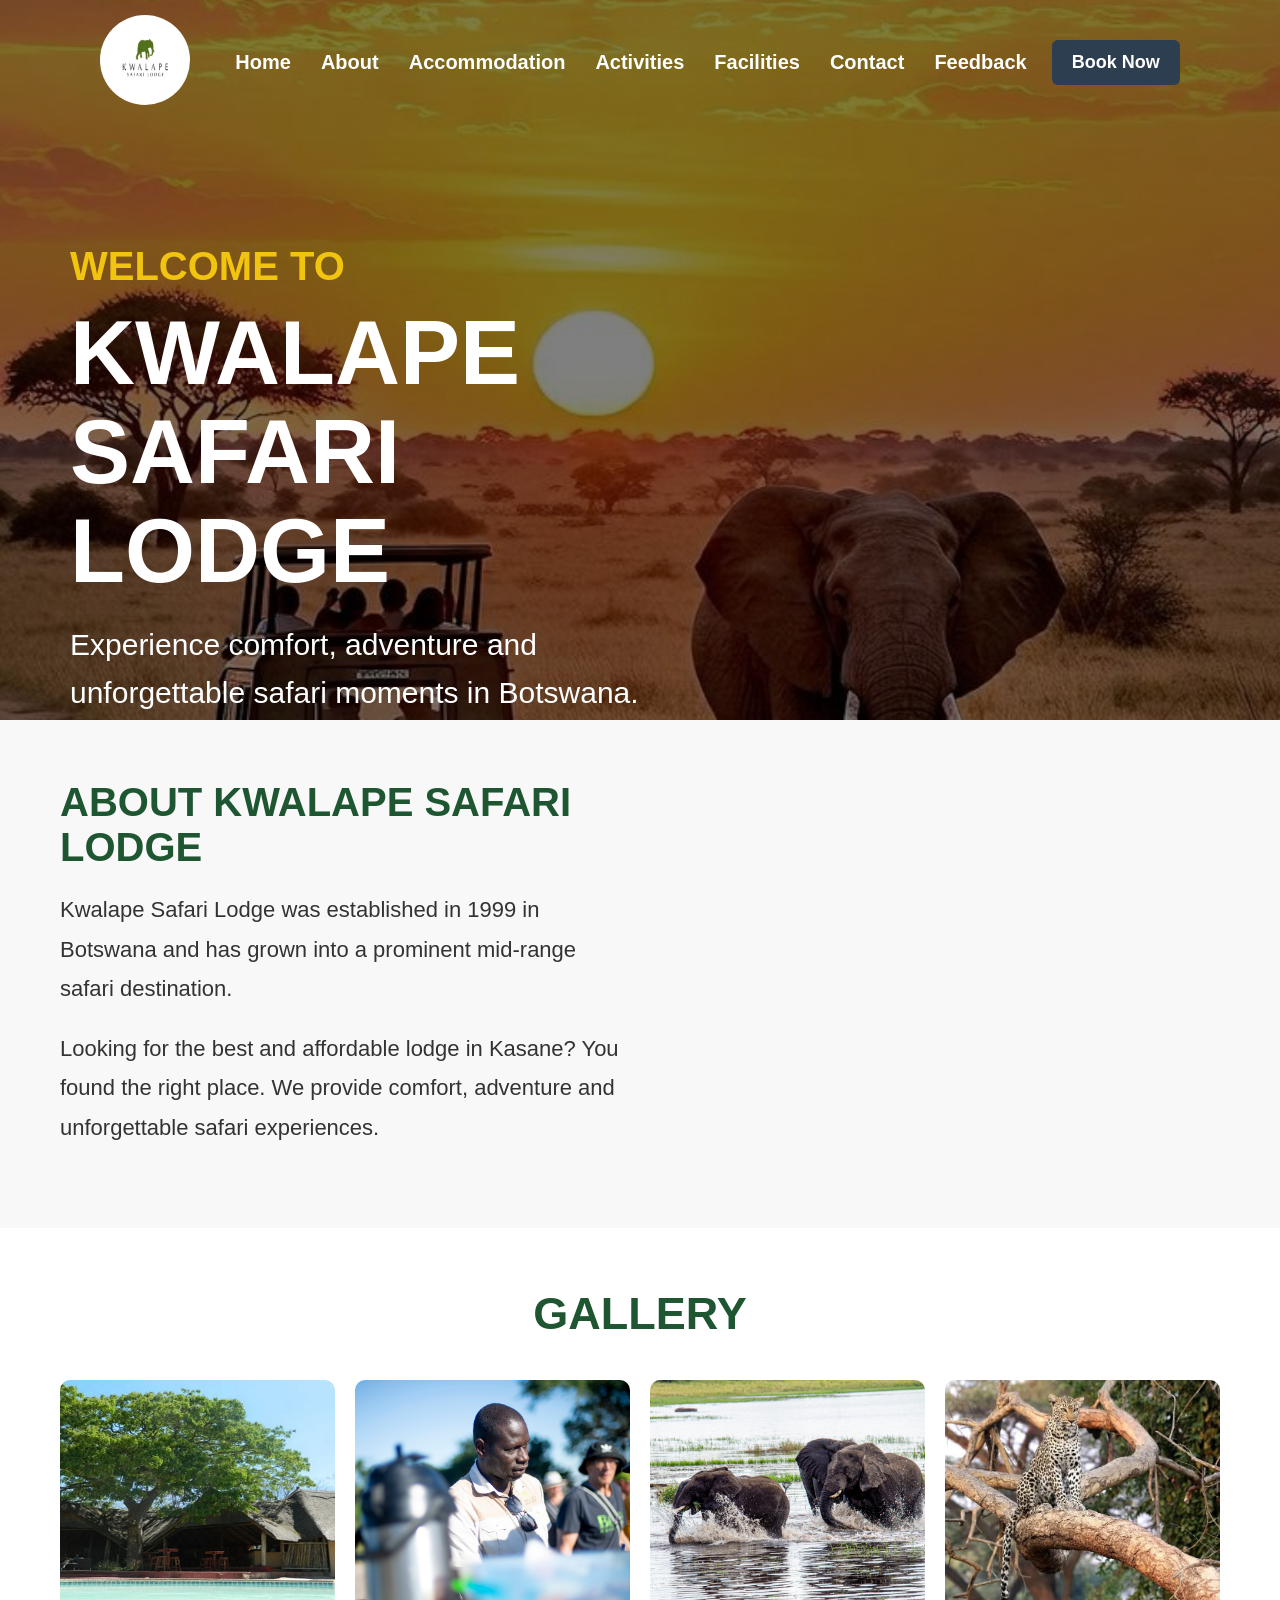
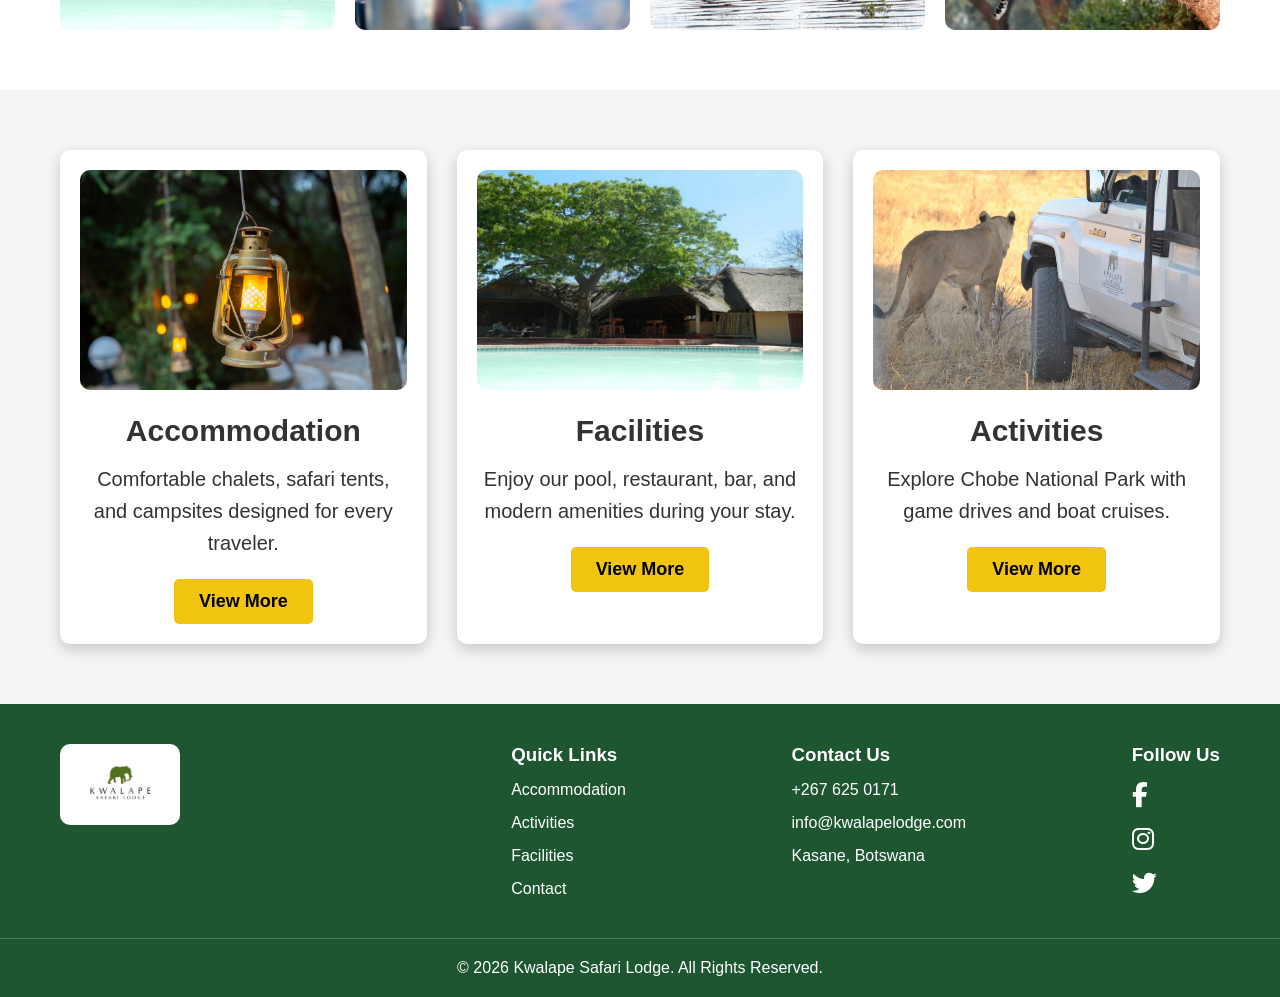
<file: index.html>
<!DOCTYPE html>
<html lang="en">
<head>
    <meta charset="UTF-8">
    <meta name="viewport" content="width=device-width, initial-scale=1.0">

    <title>Kwalape Safari Lodge</title>

    <link rel="stylesheet" href="style.css">

    <link rel="stylesheet"
    href="https://cdnjs.cloudflare.com/ajax/libs/font-awesome/6.5.0/css/all.min.css">
</head>

<body>
    <header class="hero">

        
        <nav>

            <div class="logo">
                <img src="Logo.jpeg" alt="Kwalape Logo">
            </div>

            <ul>

                <li><a href="index.html">Home</a></li>
                <li><a href="about.html">About</a></li>
                <li><a href="accomodation.html">Accommodation</a></li>
                <li><a href="activities.html">Activities</a></li>
                <li><a href="facilities.html">Facilities</a></li>
                <li><a href="contact.html">Contact</a></li>
                <li><a href="feedback.html">Feedback</a></li>

            </ul>

             <button class="book-btn"onclick="document.getElementById('bookingModal').style.display='block'">

        Book Now

        </button>

        </nav>

        

        <div class="hero-text">

            <h2>WELCOME TO</h2>

            <h1>KWALAPE SAFARI LODGE</h1>

            <p>
                Experience comfort, adventure and unforgettable safari moments in Botswana.
            </p>

        </div>

    </header>

    
    <section class="about-section">

        <div class="about-text">

            <h2>ABOUT KWALAPE SAFARI LODGE</h2>

            <p>
                Kwalape Safari Lodge was established in 1999
                in Botswana and has grown into a prominent
                mid-range safari destination.
            </p>

            <p>
                Looking for the best and affordable lodge in Kasane?
                You found the right place. We provide comfort,
                adventure and unforgettable safari experiences.
            </p>

        </div>

        <div class="map">

            <iframe
            src="https://www.google.com/maps/embed?pb=!1m18!1m12!1m3!1d3798.858959996316!2d25.21482457500758!3d-17.798324483160588!2m3!1f0!2f0!3f0!2m3!1i1024!2i768!4f13.1!3m3!1m2!1s0x195a9dd2fc275751%3A0xeadccc0775bd5b03!2sKwalape%20Safari%20Lodge!5e0!3m2!1sen!2sbw!4v1776455881227!5m2!1sen!2sbw"
            width="100%"
            height="300"
            style="border:0;"
            allowfullscreen=""
            loading="lazy">
            </iframe>

        </div>

    </section>


    <book me >
    <div id="bookingModal" class="modal">
  <div class="modal-content">
    <span class="close" onclick="document.getElementById('bookingModal').style.display='none'">&times;</span>
    <h2>Room Booking Form</h2>
    <form action="submit_booking.php" method="post">
      
      <label for="name">Full Name:</label>
      <input type="text" id="name" name="name" required>

      <label for="email">Email Address:</label>
      <input type="email" id="email" name="email" required>

      <label for="checkin">Check-in Date:</label>
      <input type="date" id="checkin" name="checkin" required>

      <label for="checkout">Check-out Date:</label>
      <input type="date" id="checkout" name="checkout" required>

      <label for="room">Room Type:</label>
      <select id="room" name="room" required>
        <option value="standard">Standard Room</option>
        <option value="deluxe">Deluxe Room</option>
        <option value="family">Family Room</option>
      </select>
<button type="submit" class="btn">Confirm Booking</button>
    </form>
  </div>
</div>


  

    <section class="gallery-section">

        <h2>GALLERY</h2>

        <div class="gallery">

            <img src="Pool.jpeg" alt="">
            <img src="Tour-edu.jpg" alt="">
            <img src="Elephant.jpg" alt="">
            <img src="leopard.jpg" alt="">

        </div>

    </section>

    

    <section class="cards-section">

        <div class="card">

            <img src="lamp.jpg" alt="">

            <h3>Accommodation</h3>

            <p>
                Comfortable chalets, safari tents,
                and campsites designed for every traveler.
            </p>
           <a href="accomodation.html">
            <button>View More</button>
            </a>

        </div>

        <div class="card">

            <img src="Pool.jpeg" alt="">

            <h3>Facilities</h3>

            <p>
                Enjoy our pool, restaurant, bar,
                and modern amenities during your stay.
            </p>
           <a href="facilities.html">
            <button>View More</button>
             </a>
        </div>

        <div class="card">

            <img src="car.jpg" alt="">

            <h3>Activities</h3>

            <p>
                Explore Chobe National Park with
                game drives and boat cruises.
            </p>
            <a href=" activities.html">
            <button>View More</button>
             </a>
        </div>

    </section>

   

    <footer>

        <div class="footer-container">

            <div class="footer-logo">
               <a href="index.html">
                <img src="Logo.jpeg" alt="">

            </div>

            <div class="footer-links">

                <h3>Quick Links</h3>

                <a href="accomodation.html">Accommodation</a>
                <a href="activities.html">Activities</a>
                <a href="facilities.html">Facilities</a>
                <a href="contact.html">Contact</a>

            </div>

            <div class="footer-contact">

                <h3>Contact Us</h3>

                <p>+267 625 0171</p>

                <p>info@kwalapelodge.com</p>

                <p>Kasane, Botswana</p>

            </div>

            <div class="footer-social">

                <h3>Follow Us</h3>

                 
  <a href="https://www.facebook.com/kwalapesafarilodge" target="_blank">
    <i class="fab fa-facebook-f"></i>
  </a>
  <a href="https://www.instagram.com/kwalapesafarilodge" target="_blank">
    <i class="fab fa-instagram"></i>
  </a>
  <a href="https://twitter.com/kwalapelodge" target="_blank">
    <i class="fab fa-twitter"></i>
  </a>


            </div>

        </div>

        <div class="footer-bottom">

            <p>
                © 2026 Kwalape Safari Lodge.
                All Rights Reserved.
            </p>

        </div>

    </footer>

</body>
</html>
</file>
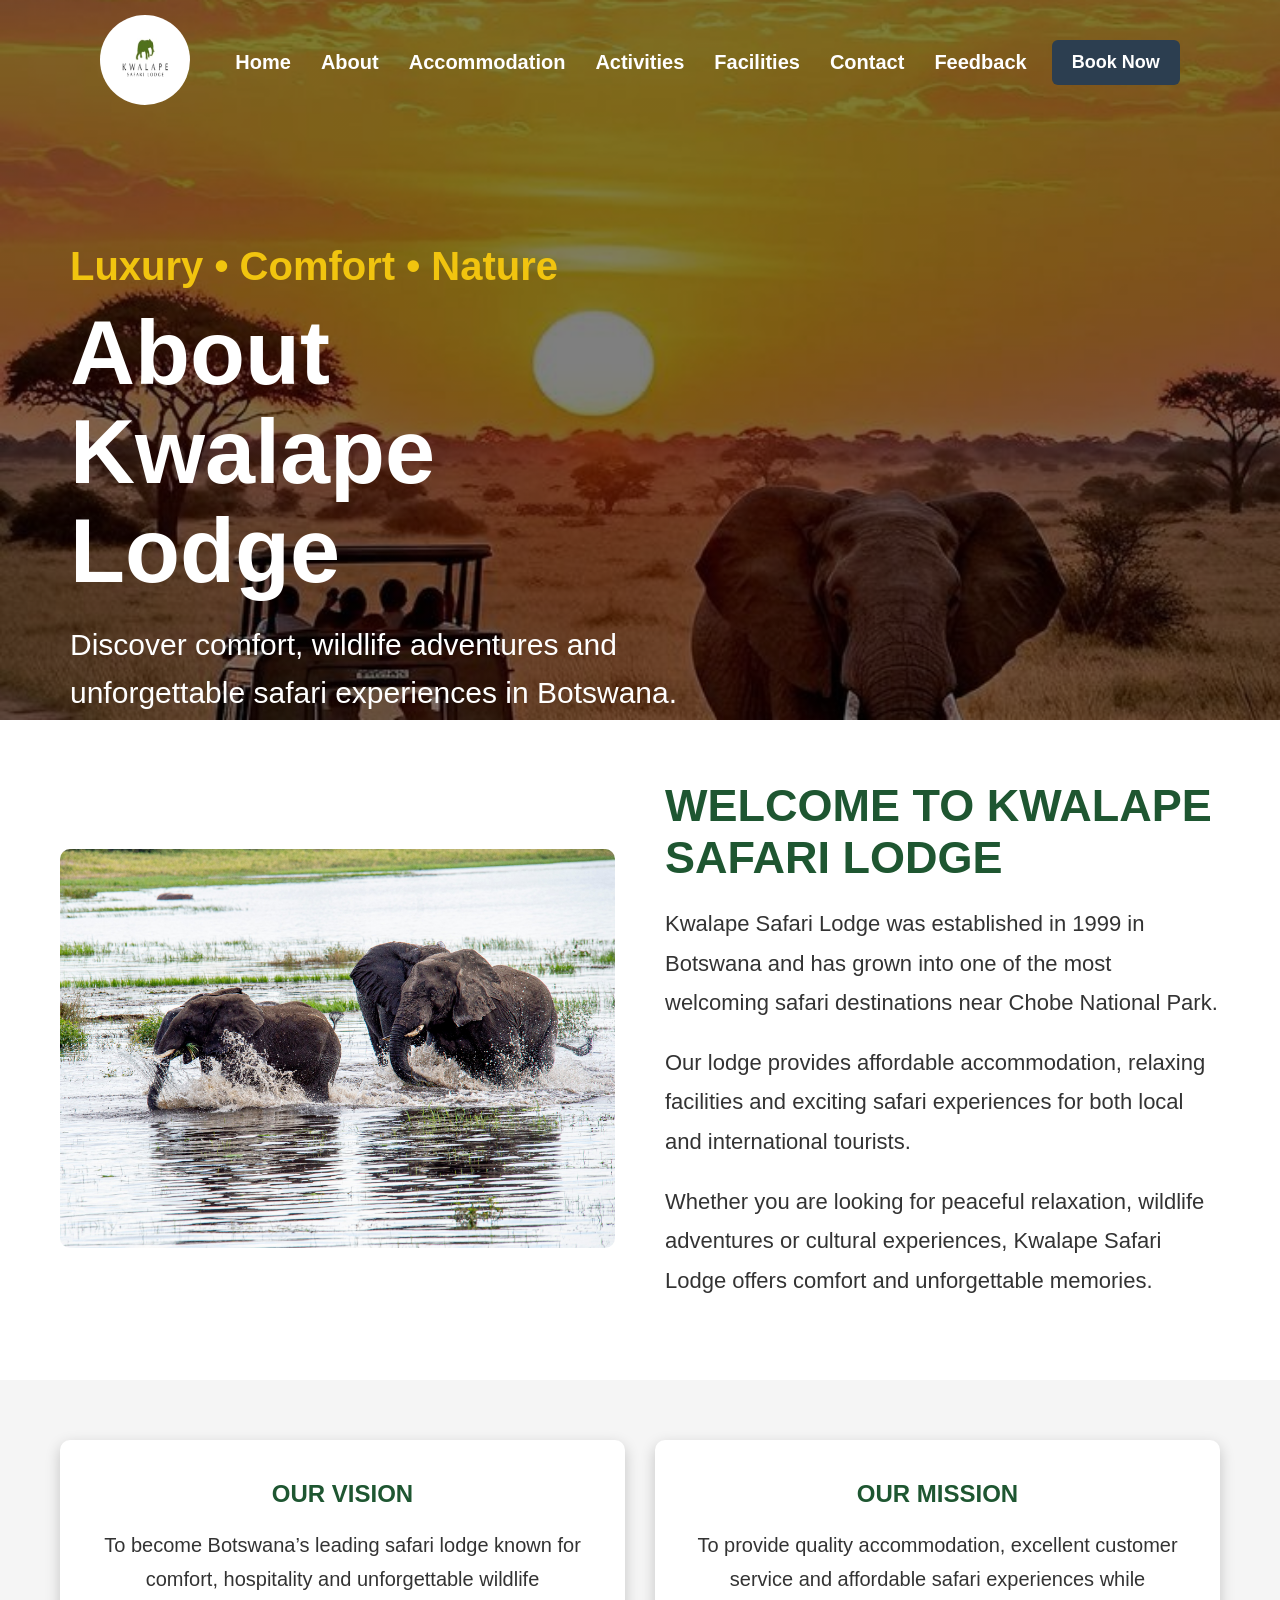
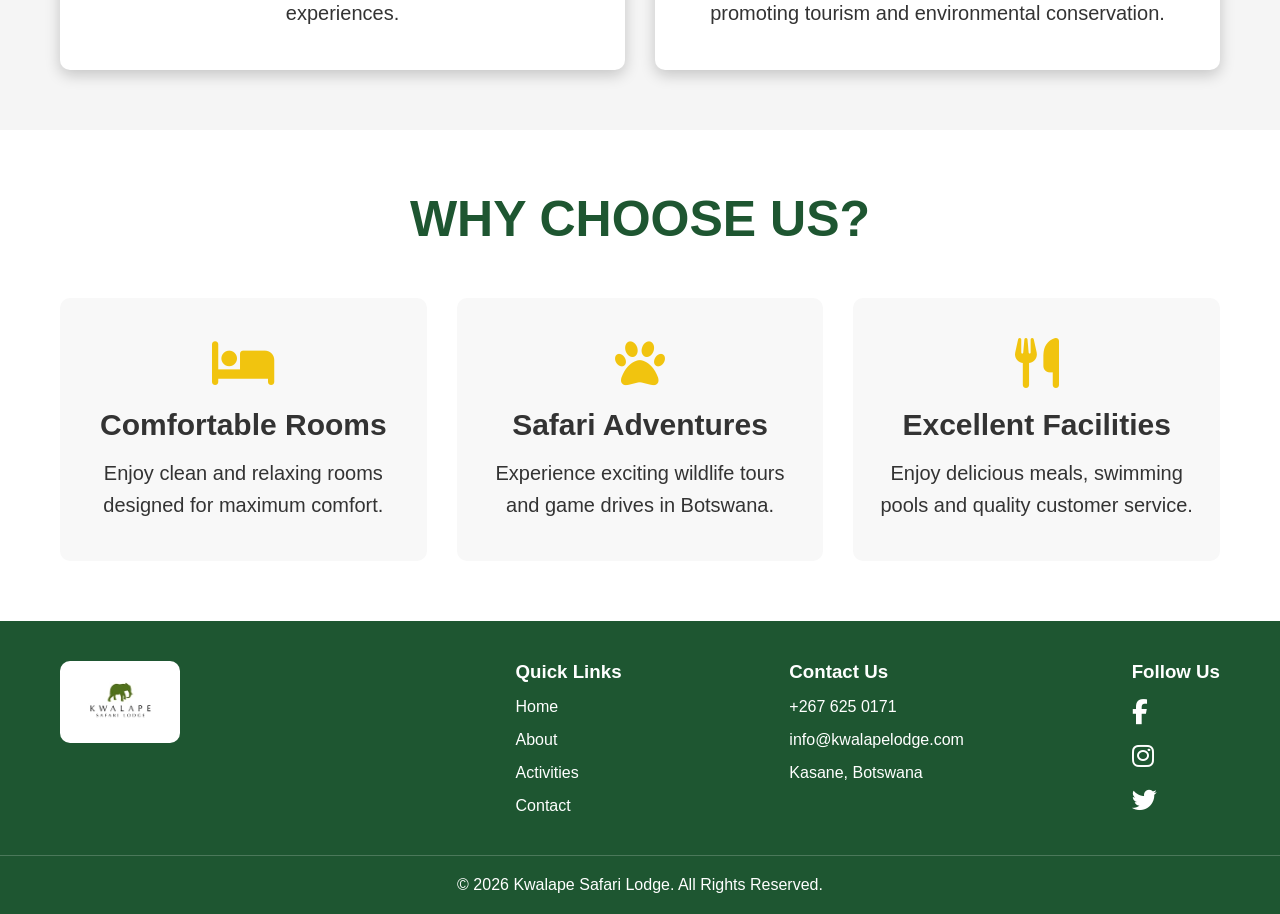
<file: about.html>
<!DOCTYPE html>
<html lang="en">
<head>
    <meta charset="UTF-8">
    <meta name="viewport" content="width=device-width, initial-scale=1.0">

    <title>Kwalape Safari Lodge - about</title>

    <link rel="stylesheet" href="style.css">

    <link rel="stylesheet"
    href="https://cdnjs.cloudflare.com/ajax/libs/font-awesome/6.5.0/css/all.min.css">
</head>


<body>

    

<header class="about-hero">

   

    <nav>

        <div class="logo">

            <a href="index.html">

                <img src="Logo.jpeg"
                alt="Kwalape Safari Lodge Logo">

            </a>

        </div>

        <ul>

            <li><a href="index.html">Home</a></li>

            <li><a href="about.html">About</a></li>

            <li><a href="accomodation.html">Accommodation</a></li>

            <li><a href="activities.html">Activities</a></li>

            <li><a href="facilities.html">Facilities</a></li>

            <li><a href="contact.html">Contact</a></li>

            <li><a href="feedback.html">Feedback</a></li>

        </ul>

        <button class="book-btn"
        onclick="document.getElementById('bookingModal').style.display='block'">

        Book Now

        </button>

    </nav>


    <div class="hero-text">

        <h2>Luxury • Comfort • Nature</h2>

        <h1>About<br>Kwalape Lodge</h1>

        <p>
            Discover comfort, wildlife adventures
            and unforgettable safari experiences
            in Botswana.
        </p>

    </div>

</header>


    <section class="about-main">

        <div class="about-image">

            <img src="Elephant.jpg" alt="Safari Image">

        </div>

        <div class="about-content">

            <h2>WELCOME TO KWALAPE SAFARI LODGE</h2>

            <p>
                Kwalape Safari Lodge was established in 1999
                in Botswana and has grown into one of the
                most welcoming safari destinations near
                Chobe National Park.
            </p>

            <p>
                Our lodge provides affordable accommodation,
                relaxing facilities and exciting safari
                experiences for both local and international
                tourists.
            </p>

            <p>
                Whether you are looking for peaceful
                relaxation, wildlife adventures or cultural
                experiences, Kwalape Safari Lodge offers
                comfort and unforgettable memories.
            </p>

        </div>

    </section>

    

    <section class="vision-mission">

        <div class="box">

            <h2>OUR VISION</h2>

            <p>
                To become Botswana’s leading safari lodge
                known for comfort, hospitality and
                unforgettable wildlife experiences.
            </p>

        </div>

        <div class="box">

            <h2>OUR MISSION</h2>

            <p>
                To provide quality accommodation, excellent
                customer service and affordable safari
                experiences while promoting tourism and
                environmental conservation.
            </p>

        </div>

    </section>

    

    <section class="why-us">

        <h2>WHY CHOOSE US?</h2>

        <div class="reasons">

            <div class="reason-card">

                <i class="fas fa-bed"></i>

                <h3>Comfortable Rooms</h3>

                <p>
                    Enjoy clean and relaxing rooms designed
                    for maximum comfort.
                </p>

            </div>

            <div class="reason-card">

                <i class="fas fa-paw"></i>

                <h3>Safari Adventures</h3>

                <p>
                    Experience exciting wildlife tours and
                    game drives in Botswana.
                </p>

            </div>

            <div class="reason-card">

                <i class="fas fa-utensils"></i>

                <h3>Excellent Facilities</h3>

                <p>
                    Enjoy delicious meals, swimming pools
                    and quality customer service.
                </p>

            </div>

        </div>

    </section>

   
<book me >
    <div id="bookingModal" class="modal">
  <div class="modal-content">
    <span class="close" onclick="document.getElementById('bookingModal').style.display='none'">&times;</span>
    <h2>Room Booking Form</h2>
    <form action="submit_booking.php" method="post">
      
      <label for="name">Full Name:</label>
      <input type="text" id="name" name="name" required>

      <label for="email">Email Address:</label>
      <input type="email" id="email" name="email" required>

      <label for="checkin">Check-in Date:</label>
      <input type="date" id="checkin" name="checkin" required>

      <label for="checkout">Check-out Date:</label>
      <input type="date" id="checkout" name="checkout" required>

      <label for="room">Room Type:</label>
      <select id="room" name="room" required>
        <option value="standard">Standard Room</option>
        <option value="deluxe">Deluxe Room</option>
        <option value="family">Family Room</option>
      </select>
<button type="submit" class="btn">Confirm Booking</button>
    </form>
  </div>
</div>

    <footer>

        <div class="footer-container">

            <div class="footer-logo">
                  <a href="index.html">
                <img src="Logo.jpeg" alt="Logo">

            </div>

            <div class="footer-links">

                <h3>Quick Links</h3>

                <a href="index.html">Home</a>
                <a href="about.html">About</a>
                <a href="activities.html">Activities</a>
                <a href="contact.html">Contact</a>

            </div>

            <div class="footer-contact">

                <h3>Contact Us</h3>

                <p>+267 625 0171</p>

                <p>info@kwalapelodge.com</p>

                <p>Kasane, Botswana</p>

            </div>

            <div class="footer-social">

                <h3>Follow Us</h3>

                <a href="https://www.facebook.com/kwalapesafarilodge" target="_blank">
    <i class="fab fa-facebook-f"></i>
  </a>
  <a href="https://www.instagram.com/kwalapesafarilodge" target="_blank">
    <i class="fab fa-instagram"></i>
  </a>
  <a href="https://twitter.com/kwalapelodge" target="_blank">
    <i class="fab fa-twitter"></i>
  </a>

            </div>

        </div>

        <div class="footer-bottom">

            <p>
                © 2026 Kwalape Safari Lodge.
                All Rights Reserved.
            </p>

        </div>

    </footer>

</body>
</html>
</file>
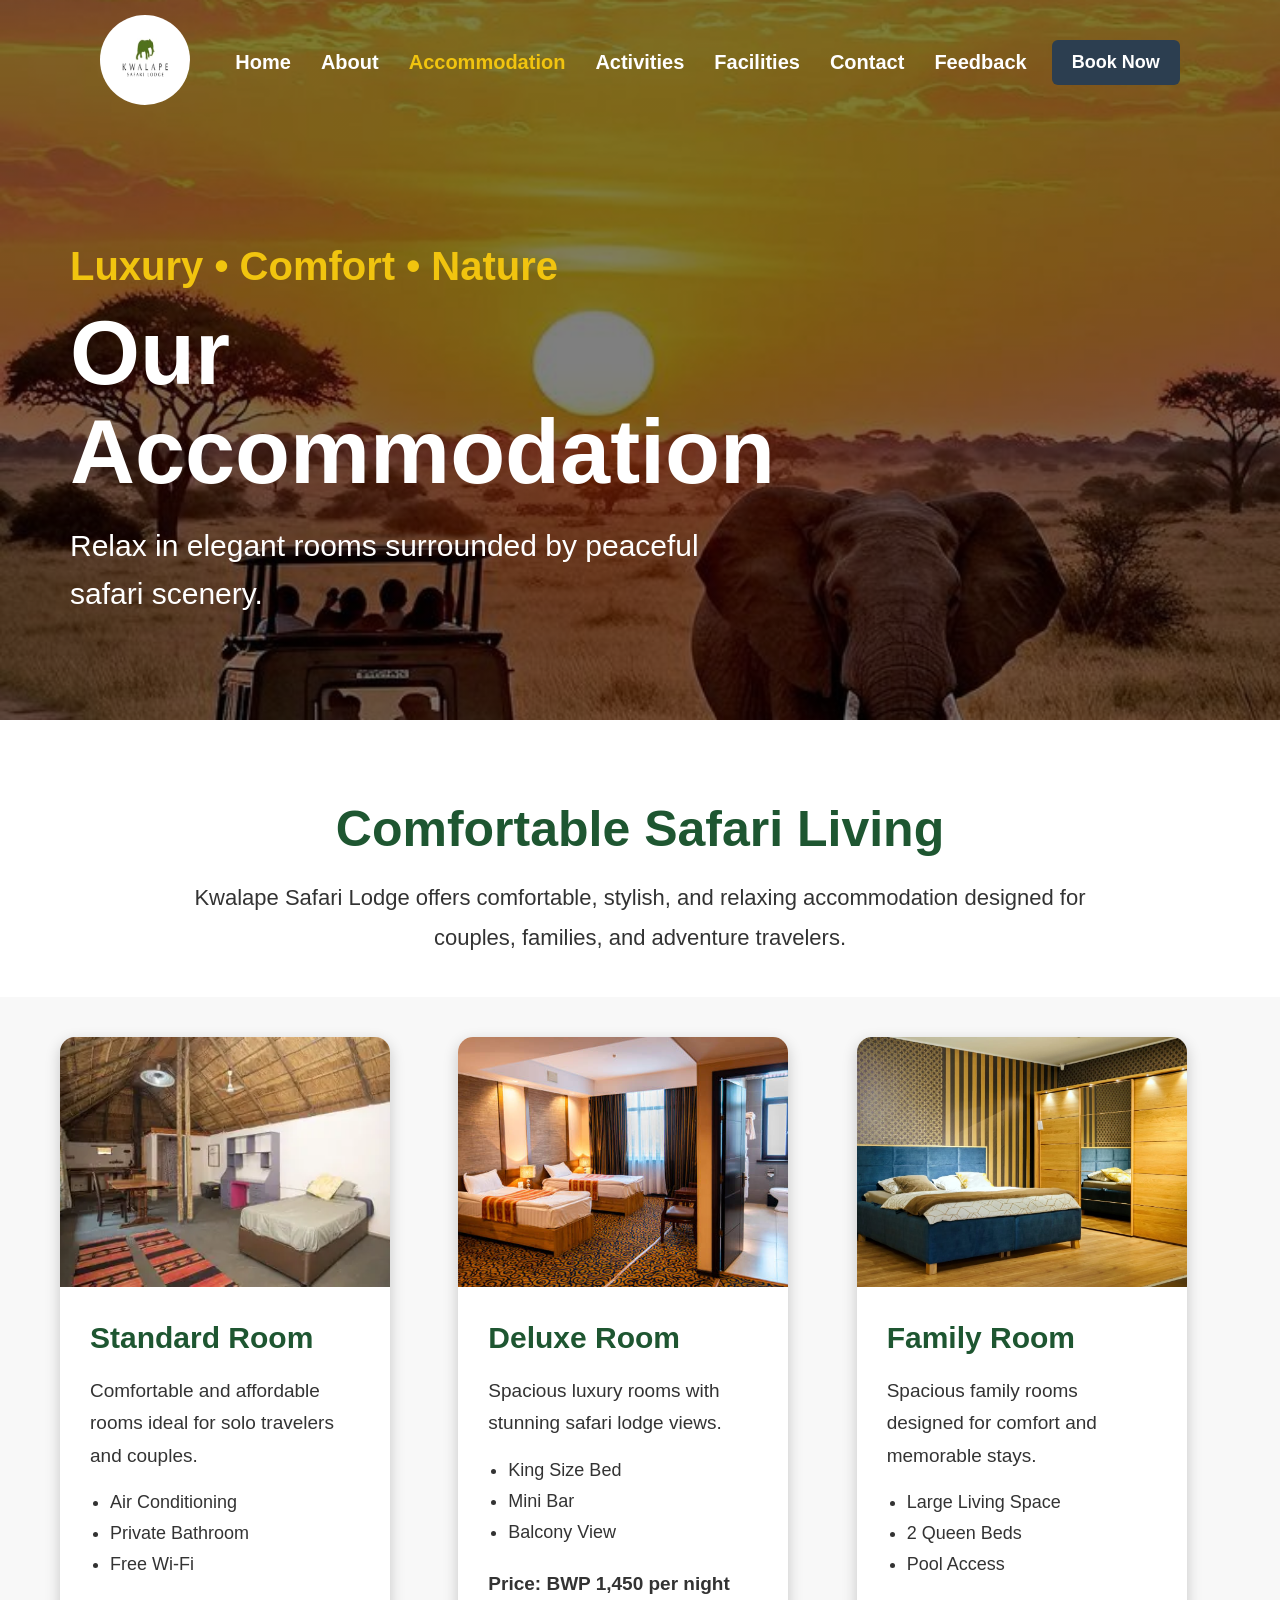
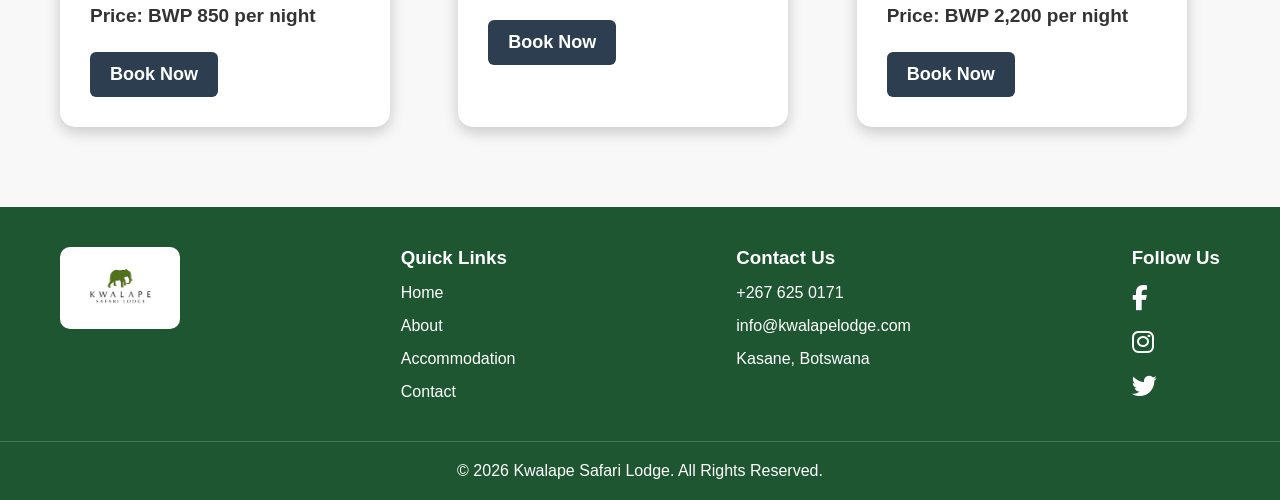
<file: accomodation.html>
<!DOCTYPE html>
<html lang="en">
<head>
    <meta charset="UTF-8">
    <meta name="viewport" content="width=device-width, initial-scale=1.0">
    <title>Kwalape Safari Lodge - Accommodation</title>
    <link rel="stylesheet" href="style.css">
    <link rel="stylesheet" href="https://cdnjs.cloudflare.com/ajax/libs/font-awesome/6.5.0/css/all.min.css">
</head>
<body>

   
    <header class="accommodation-hero">
        <nav>
            <div class="logo">
                <a href="index.html">
                    <img src="Logo.jpeg" alt="Kwalape Safari Lodge Logo">
                </a>
            </div>

            <ul>
                <li><a href="index.html">Home</a></li>
                <li><a href="about.html">About</a></li>
                <li><a href="accomodation.html" class="active">Accommodation</a></li>
                <li><a href="activities.html">Activities</a></li>
                <li><a href="facilities.html">Facilities</a></li>
                <li><a href="contact.html">Contact</a></li>
                <li><a href="feedback.html">Feedback</a></li>
            </ul>

            <button class="book-btn" onclick="document.getElementById('bookingModal').style.display='block'">
                Book Now
            </button>
        </nav>

        <div class="hero-text">
            <h2>Luxury • Comfort • Nature</h2>
            <h1>Our Accommodation</h1>
            <p>Relax in elegant rooms surrounded by peaceful safari scenery.</p>
        </div>
    </header>

   
    <section class="accommodation-intro">
        <h2>Comfortable Safari Living</h2>
        <p>Kwalape Safari Lodge offers comfortable, stylish, and relaxing accommodation designed for couples, families, and adventure travelers.</p>
    </section>

   
    <section class="accommodation-section">

        
        <div class="room-card">
            <img src="standard.webp" alt="Standard Room">
            <div class="room-info">
                <h3>Standard Room</h3>
                <p>Comfortable and affordable rooms ideal for solo travelers and couples.</p>
                <ul>
                    <li>Air Conditioning</li>
                    <li>Private Bathroom</li>
                    <li>Free Wi-Fi</li>
                </ul>
                <p><strong>Price: BWP 850 per night</strong></p>
                <button class="book-btn" onclick="document.getElementById('bookingModal').style.display='block'">Book Now</button>
            </div>
        </div>

       
        <div class="room-card">
            <img src="dulex.jpeg" alt="Deluxe Room">
            <div class="room-info">
                <h3>Deluxe Room</h3>
                <p>Spacious luxury rooms with stunning safari lodge views.</p>
                <ul>
                    <li>King Size Bed</li>
                    <li>Mini Bar</li>
                    <li>Balcony View</li>
                </ul>
                <p><strong>Price: BWP 1,450 per night</strong></p>
                <button class="book-btn" onclick="document.getElementById('bookingModal').style.display='block'">Book Now</button>
            </div>
        </div>

        <!-- Family Room -->
        <div class="room-card">
            <img src="family .jpeg" alt="Family Room">
            <div class="room-info">
                <h3>Family Room</h3>
                <p>Spacious family rooms designed for comfort and memorable stays.</p>
                <ul>
                    <li>Large Living Space</li>
                    <li>2 Queen Beds</li>
                    <li>Pool Access</li>
                </ul>
                <p><strong>Price: BWP 2,200 per night</strong></p>
                <button class="book-btn" onclick="document.getElementById('bookingModal').style.display='block'">Book Now</button>
            </div>
        </div>

    </section>

    
    <div id="bookingModal" class="modal">
        <div class="modal-content">
            <span class="close" onclick="document.getElementById('bookingModal').style.display='none'">&times;</span>
            <h2>Room Booking Form</h2>
            <form>
                <label>Full Name</label>
                <input type="text" placeholder="Enter your name" required>

                <label>Email Address</label>
                <input type="email" placeholder="Enter your email" required>

                <label>Phone Number</label>
                <input type="tel" placeholder="Enter phone number" required>

                <label>Check-In Date</label>
                <input type="date" required>

                <label>Check-Out Date</label>
                <input type="date" required>

                <label>Room Type</label>
                <select required>
                    <option value="">-- Select Room Type --</option>
                    <option value="standard">Standard Room</option>
                    <option value="deluxe">Deluxe Room</option>
                    <option value="family">Family Room</option>
                </select>

                <label>Number of Guests</label>
                <input type="number" min="1" max="10" required>

                <label>Special Requests</label>
                <textarea rows="5" placeholder="Any special requests..."></textarea>

                <button type="submit" class="book-btn">Confirm Booking</button>
            </form>
        </div>
    </div>

    
    <footer>
        <div class="footer-container">
            <div class="footer-logo">
                <a href="index.html">
                    <img src="Logo.jpeg" alt="Kwalape Safari Lodge Logo">
                </a>
            </div>

            <div class="footer-links">
                <h3>Quick Links</h3>
                <a href="index.html">Home</a>
                <a href="about.html">About</a>
                <a href="accomodation.html">Accommodation</a>
                <a href="contact.html">Contact</a>
            </div>

            <div class="footer-contact">
                <h3>Contact Us</h3>
                <p>+267 625 0171</p>
                <p>info@kwalapelodge.com</p>
                <p>Kasane, Botswana</p>
            </div>

            <div class="footer-social">
                <h3>Follow Us</h3>
                
                <a href="https://www.facebook.com/kwalapesafarilodge" target="_blank">
    <i class="fab fa-facebook-f"></i>
  </a>
  <a href="https://www.instagram.com/kwalapesafarilodge" target="_blank">
    <i class="fab fa-instagram"></i>
  </a>
  <a href="https://twitter.com/kwalapelodge" target="_blank">
    <i class="fab fa-twitter"></i>
  </a>
            </div>
        </div>

        <div class="footer-bottom">
            <p>© 2026 Kwalape Safari Lodge. All Rights Reserved.</p>
        </div>
    </footer>

</body>
</html>
</file>
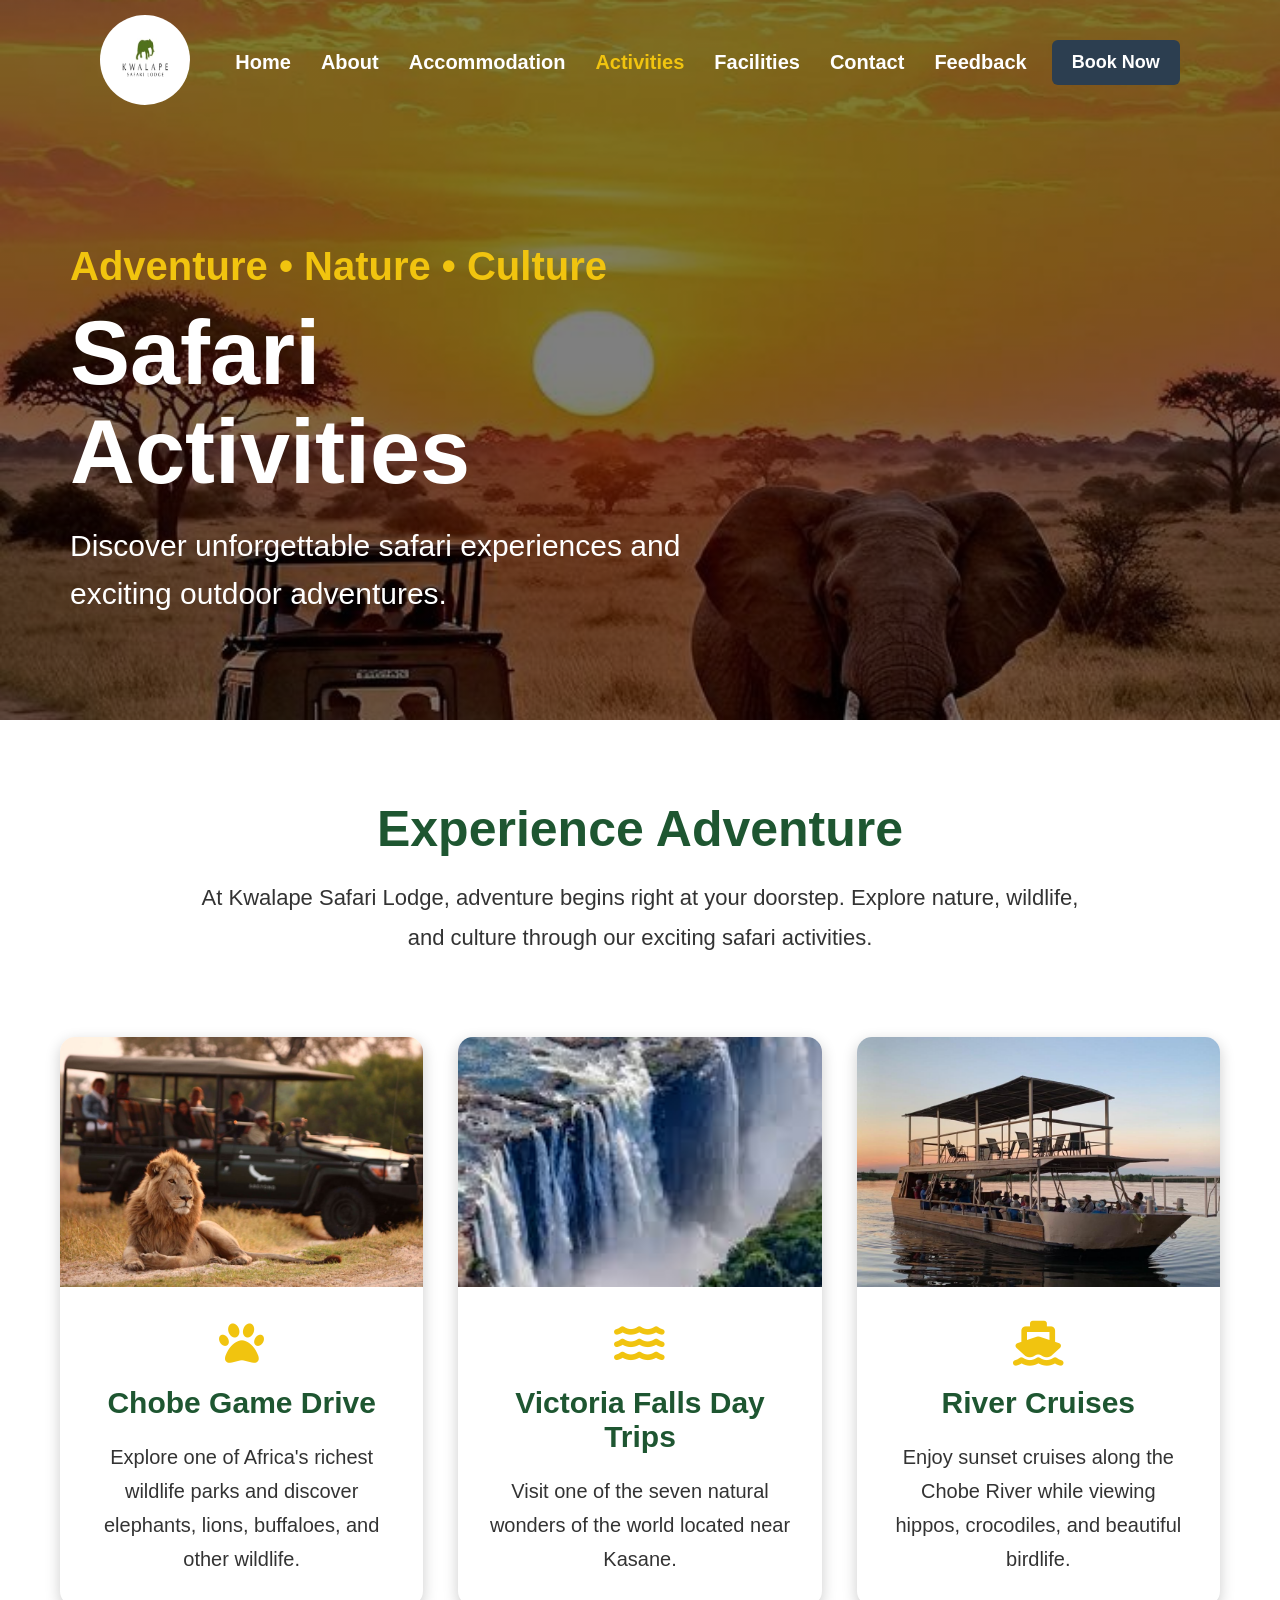
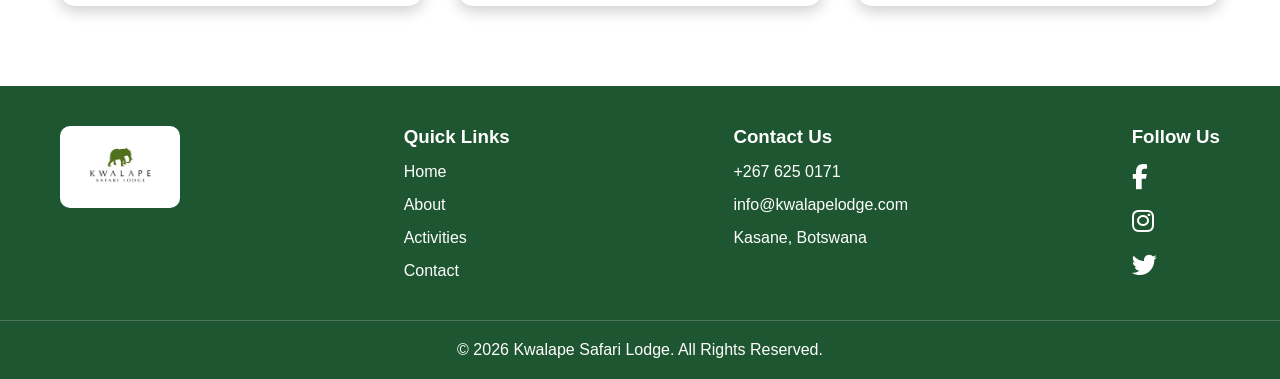
<file: activities.html>
<!DOCTYPE html>
<html lang="en">
<head>
    <meta charset="UTF-8">
    <meta name="viewport" content="width=device-width, initial-scale=1.0">
    <title>Kwalape Safari Lodge - Activities</title>
    <link rel="stylesheet" href="style.css">
    <link rel="stylesheet" href="https://cdnjs.cloudflare.com/ajax/libs/font-awesome/6.5.0/css/all.min.css">
</head>
<body>

    
    <header class="activities-hero">
        <nav>
            <div class="logo">
                <a href="index.html">
                    <img src="Logo.jpeg" alt="Kwalape Safari Lodge Logo">
                </a>
            </div>

            <ul>
                <li><a href="index.html">Home</a></li>
                <li><a href="about.html">About</a></li>
                <li><a href="accomodation.html">Accommodation</a></li>
                <li><a href="activities.html" class="active">Activities</a></li>
                <li><a href="facilities.html">Facilities</a></li>
                <li><a href="contact.html">Contact</a></li>
                <li><a href="feedback.html">Feedback</a></li>
            </ul>

            <button class="book-btn" onclick="document.getElementById('bookingModal').style.display='block'">
                Book Now
            </button>
        </nav>

        <div class="hero-text">
            <h2>Adventure • Nature • Culture</h2>
            <h1>Safari Activities</h1>
            <p>Discover unforgettable safari experiences and exciting outdoor adventures.</p>
        </div>
    </header>

  
    <section class="activities-intro">
        <h2>Experience Adventure</h2>
        <p>At Kwalape Safari Lodge, adventure begins right at your doorstep. Explore nature, wildlife, and culture through our exciting safari activities.</p>
    </section>

    
    <section class="activities-section">

        
        <div class="activity-card">
            <img src="game-drive.jpeg" alt="Game Drive">
            <div class="activity-content">
                <i class="fas fa-paw"></i>
                <h3>Chobe Game Drive</h3>
                <p>Explore one of Africa's richest wildlife parks and discover elephants, lions, buffaloes, and other wildlife.</p>
            </div>
        </div>

        
        <div class="activity-card">
            <img src="victoria-falls.jpeg" alt="Victoria Falls">
            <div class="activity-content">
                <i class="fas fa-water"></i>
                <h3>Victoria Falls Day Trips</h3>
                <p>Visit one of the seven natural wonders of the world located near Kasane.</p>
            </div>
        </div>

        
        <div class="activity-card">
            <img src="boat-cruising.jpeg" alt="River Cruise">
            <div class="activity-content">
                <i class="fas fa-ship"></i>
                <h3>River Cruises</h3>
                <p>Enjoy sunset cruises along the Chobe River while viewing hippos, crocodiles, and beautiful birdlife.</p>
            </div>
        </div>

    </section>

    
    <div id="bookingModal" class="modal">
        <div class="modal-content">
            <span class="close" onclick="document.getElementById('bookingModal').style.display='none'">&times;</span>
            <h2>Book Activity</h2>
            <form>
                <label>Full Name</label>
                <input type="text" placeholder="Enter your name" required>

                <label>Email Address</label>
                <input type="email" placeholder="Enter your email" required>

                <label>Activity Date</label>
                <input type="date" required>

                <button type="submit" class="book-btn">Confirm Booking</button>
            </form>
        </div>
    </div>

    
    <footer>
        <div class="footer-container">
            <div class="footer-logo">
                <a href="index.html">
                    <img src="Logo.jpeg" alt="Kwalape Safari Lodge Logo">
                </a>
            </div>

            <div class="footer-links">
                <h3>Quick Links</h3>
                <a href="index.html">Home</a>
                <a href="about.html">About</a>
                <a href="activities.html">Activities</a>
                <a href="contact.html">Contact</a>
            </div>

            <div class="footer-contact">
                <h3>Contact Us</h3>
                <p>+267 625 0171</p>
                <p>info@kwalapelodge.com</p>
                <p>Kasane, Botswana</p>
            </div>

            <div class="footer-social">
                <h3>Follow Us</h3>
                <a href="https://www.facebook.com/kwalapesafarilodge" target="_blank">
    <i class="fab fa-facebook-f"></i>
  </a>
  <a href="https://www.instagram.com/kwalapesafarilodge" target="_blank">
    <i class="fab fa-instagram"></i>
  </a>
  <a href="https://twitter.com/kwalapelodge" target="_blank">
    <i class="fab fa-twitter"></i>
  </a>
            </div>
        </div>

        <div class="footer-bottom">
            <p>© 2026 Kwalape Safari Lodge. All Rights Reserved.</p>
        </div>
    </footer>

</body>
</html>
</file>
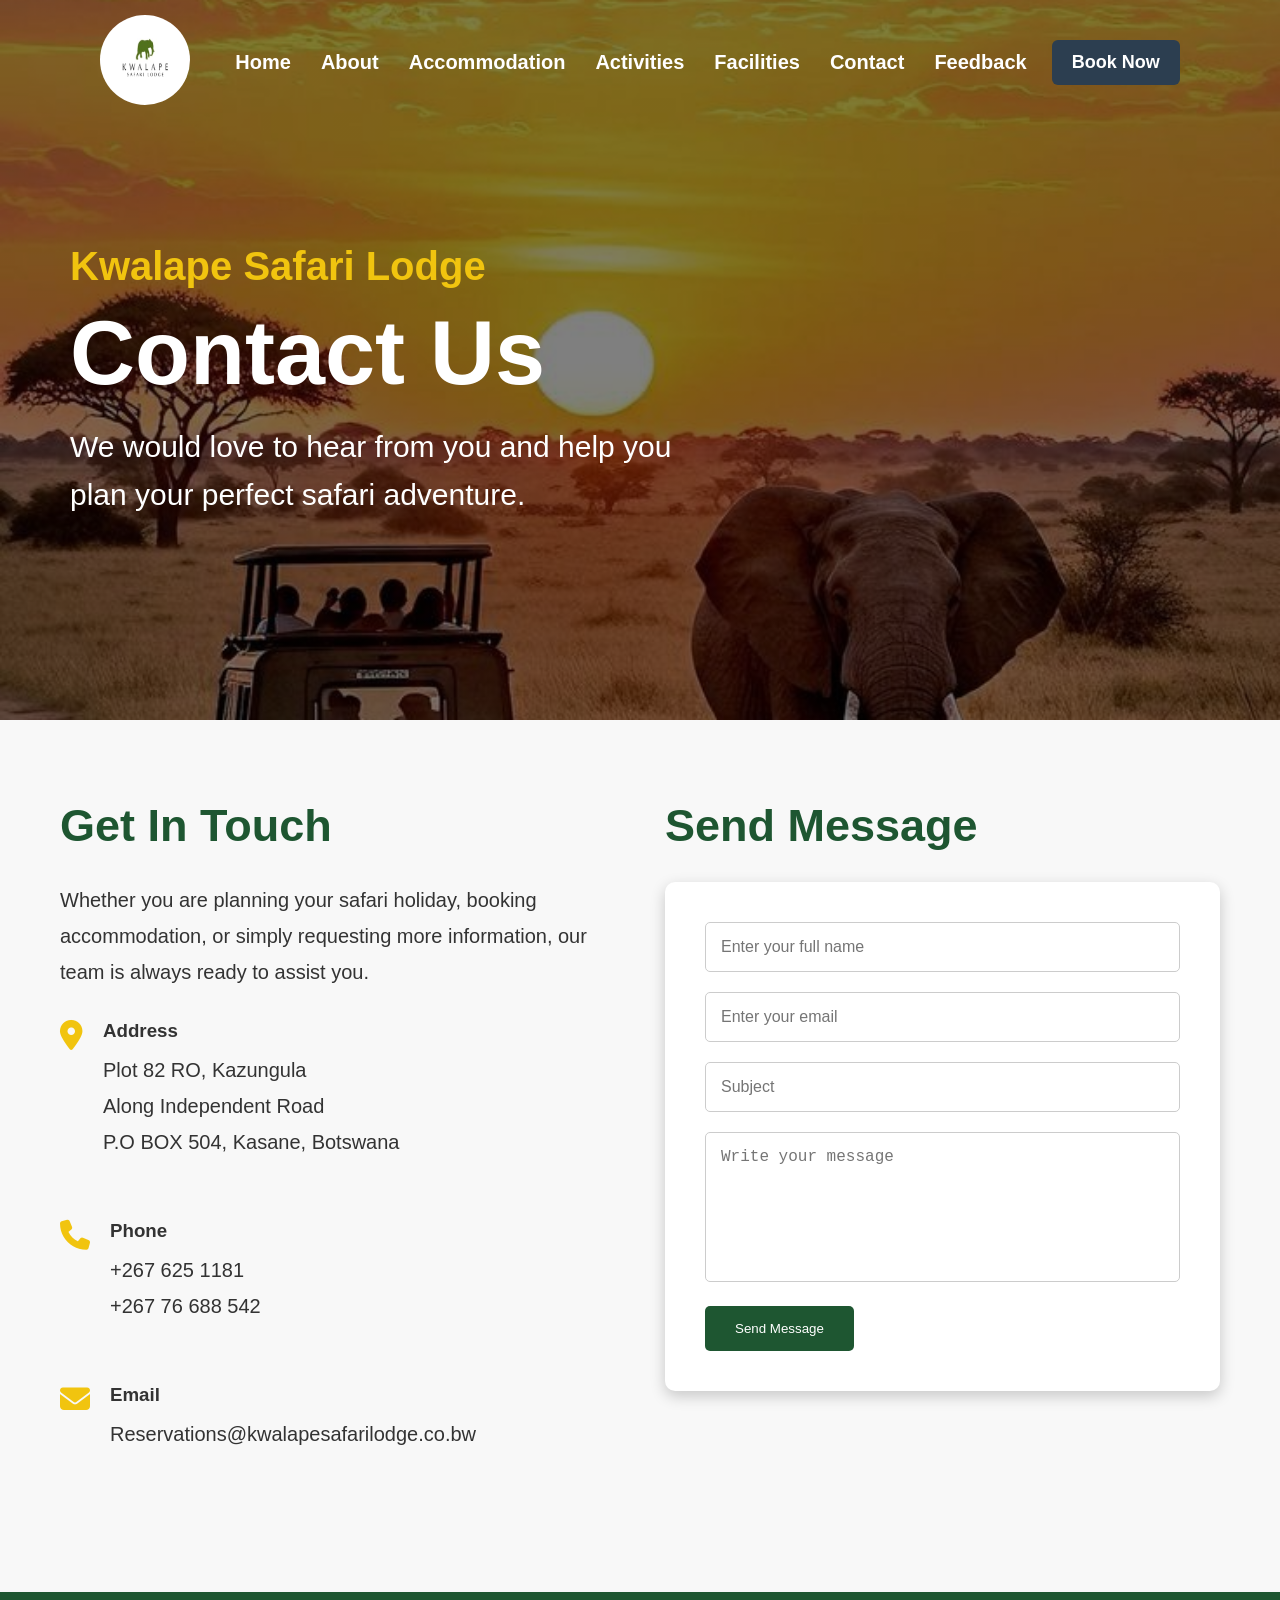
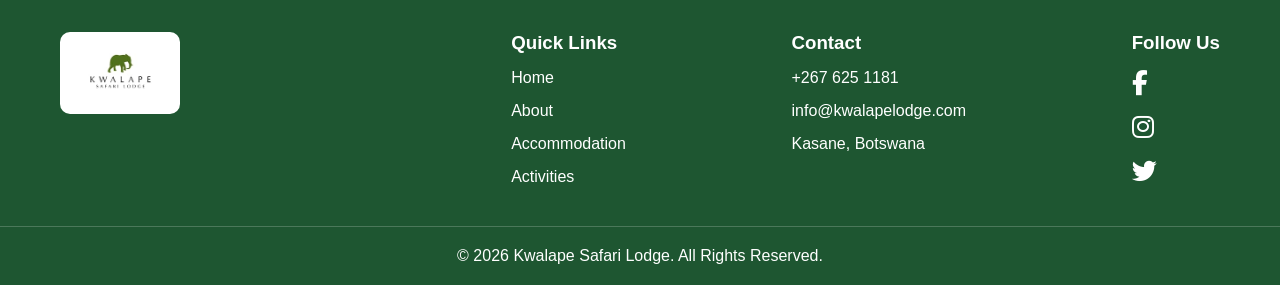
<file: contact.html>
<!DOCTYPE html>
<html lang="en">
<head>
    <meta charset="UTF-8">
    <meta name="viewport" content="width=device-width, initial-scale=1.0">

    <title>Kwalape Safari Lodge - Contact</title>

    <link rel="stylesheet" href="style.css">

    <link rel="stylesheet"
    href="https://cdnjs.cloudflare.com/ajax/libs/font-awesome/6.5.0/css/all.min.css">
</head>

<body>

<!HEADER>

<header class="contact-hero">

    <nav>

        <div class="logo">

            <a href="index.html">
                <img src="Logo.jpeg" alt="Kwalape Safari Lodge Logo">
            </a>

        </div>

        <ul>

            <li><a href="index.html">Home</a></li>

            <li><a href="about.html">About</a></li>

            <li><a href="accomodation.html">Accommodation</a></li>

            <li><a href="activities.html">Activities</a></li>

            <li><a href="facilities.html">Facilities</a></li>

            <li><a href="contact.html">Contact</a></li>

            <li><a href="feedback.html">Feedback</a></li>

        </ul>

        <button class="book-btn"
        onclick="document.getElementById('bookingModal').style.display='block'">

        Book Now

        </button>

    </nav>

    <div class="hero-text">

        <h2>Kwalape Safari Lodge</h2>

        <h1>Contact Us</h1>

        <p>
            We would love to hear from you and help you
            plan your perfect safari adventure.
        </p>

    </div>

</header>



<section class="contact-section">

    <div class="contact-container">

       

        <div class="contact-info">

            <h2>Get In Touch</h2>

            <p>
                Whether you are planning your safari holiday,
                booking accommodation, or simply requesting
                more information, our team is always ready to assist you.
            </p>

            <div class="info-box">

                <i class="fas fa-location-dot"></i>

                <div>

                    <h3>Address</h3>

                    <p>
                        Plot 82 RO, Kazungula <br>
                        Along Independent Road <br>
                        P.O BOX 504, Kasane, Botswana
                    </p>

                </div>

            </div>

            <div class="info-box">

                <i class="fas fa-phone"></i>

                <div>

                    <h3>Phone</h3>

                    <p>
                        +267 625 1181 <br>
                        +267 76 688 542
                    </p>

                </div>

            </div>

            <div class="info-box">

                <i class="fas fa-envelope"></i>

                <div>

                    <h3>Email</h3>

                    <p>
                        Reservations@kwalapesafarilodge.co.bw
                    </p>

                </div>

            </div>

        </div>

        <!-- RIGHT -->

        <div class="contact-form">

            <h2>Send Message</h2>

            <form>

                <input type="text"
                placeholder="Enter your full name"
                required>

                <input type="email"
                placeholder="Enter your email"
                required>

                <input type="text"
                placeholder="Subject"
                required>

                <textarea
                placeholder="Write your message"
                required></textarea>

                <button type="submit">

                    Send Message

                </button>

            </form>

        </div>

    </div>

</section>




<div id="bookingModal" class="modal">

    <div class="modal-content">

        <span class="close"
        onclick="document.getElementById('bookingModal').style.display='none'">

        &times;

        </span>

        <h2>Room Booking Form</h2>

        <form>

            <input type="text"
            placeholder="Full Name"
            required>

            <input type="email"
            placeholder="Email Address"
            required>

            <label>Check-in Date</label>

            <input type="date" required>

            <label>Check-out Date</label>

            <input type="date" required>

            <select required>

                <option>Standard Room</option>

                <option>Deluxe Room</option>

                <option>Family Room</option>

            </select>

            <button type="submit">

                Confirm Booking

            </button>

        </form>

    </div>

</div>



<footer>

    <div class="footer-container">

        <div class="footer-logo">
            <a href="index.html">
            <img src="Logo.jpeg" alt="logo">

        </div>

        <div class="footer-links">

            <h3>Quick Links</h3>

            <a href="index.html">Home</a>
            <a href="about.html">About</a>
            <a href="accomodation.html">Accommodation</a>
            <a href="activities.html">Activities</a>

        </div>

        <div class="footer-contact">

            <h3>Contact</h3>

            <p>+267 625 1181</p>

            <p>info@kwalapelodge.com</p>

            <p>Kasane, Botswana</p>

        </div>

        <div class="footer-social">

            <h3>Follow Us</h3>

           <a href="https://www.facebook.com/kwalapesafarilodge" target="_blank">
    <i class="fab fa-facebook-f"></i>
  </a>
  <a href="https://www.instagram.com/kwalapesafarilodge" target="_blank">
    <i class="fab fa-instagram"></i>
  </a>
  <a href="https://twitter.com/kwalapelodge" target="_blank">
    <i class="fab fa-twitter"></i>
  </a>

        </div>

    </div>

    <div class="footer-bottom">

        <p>

            © 2026 Kwalape Safari Lodge.
            All Rights Reserved.

        </p>

    </div>

</footer>

</body>
</html>
</file>
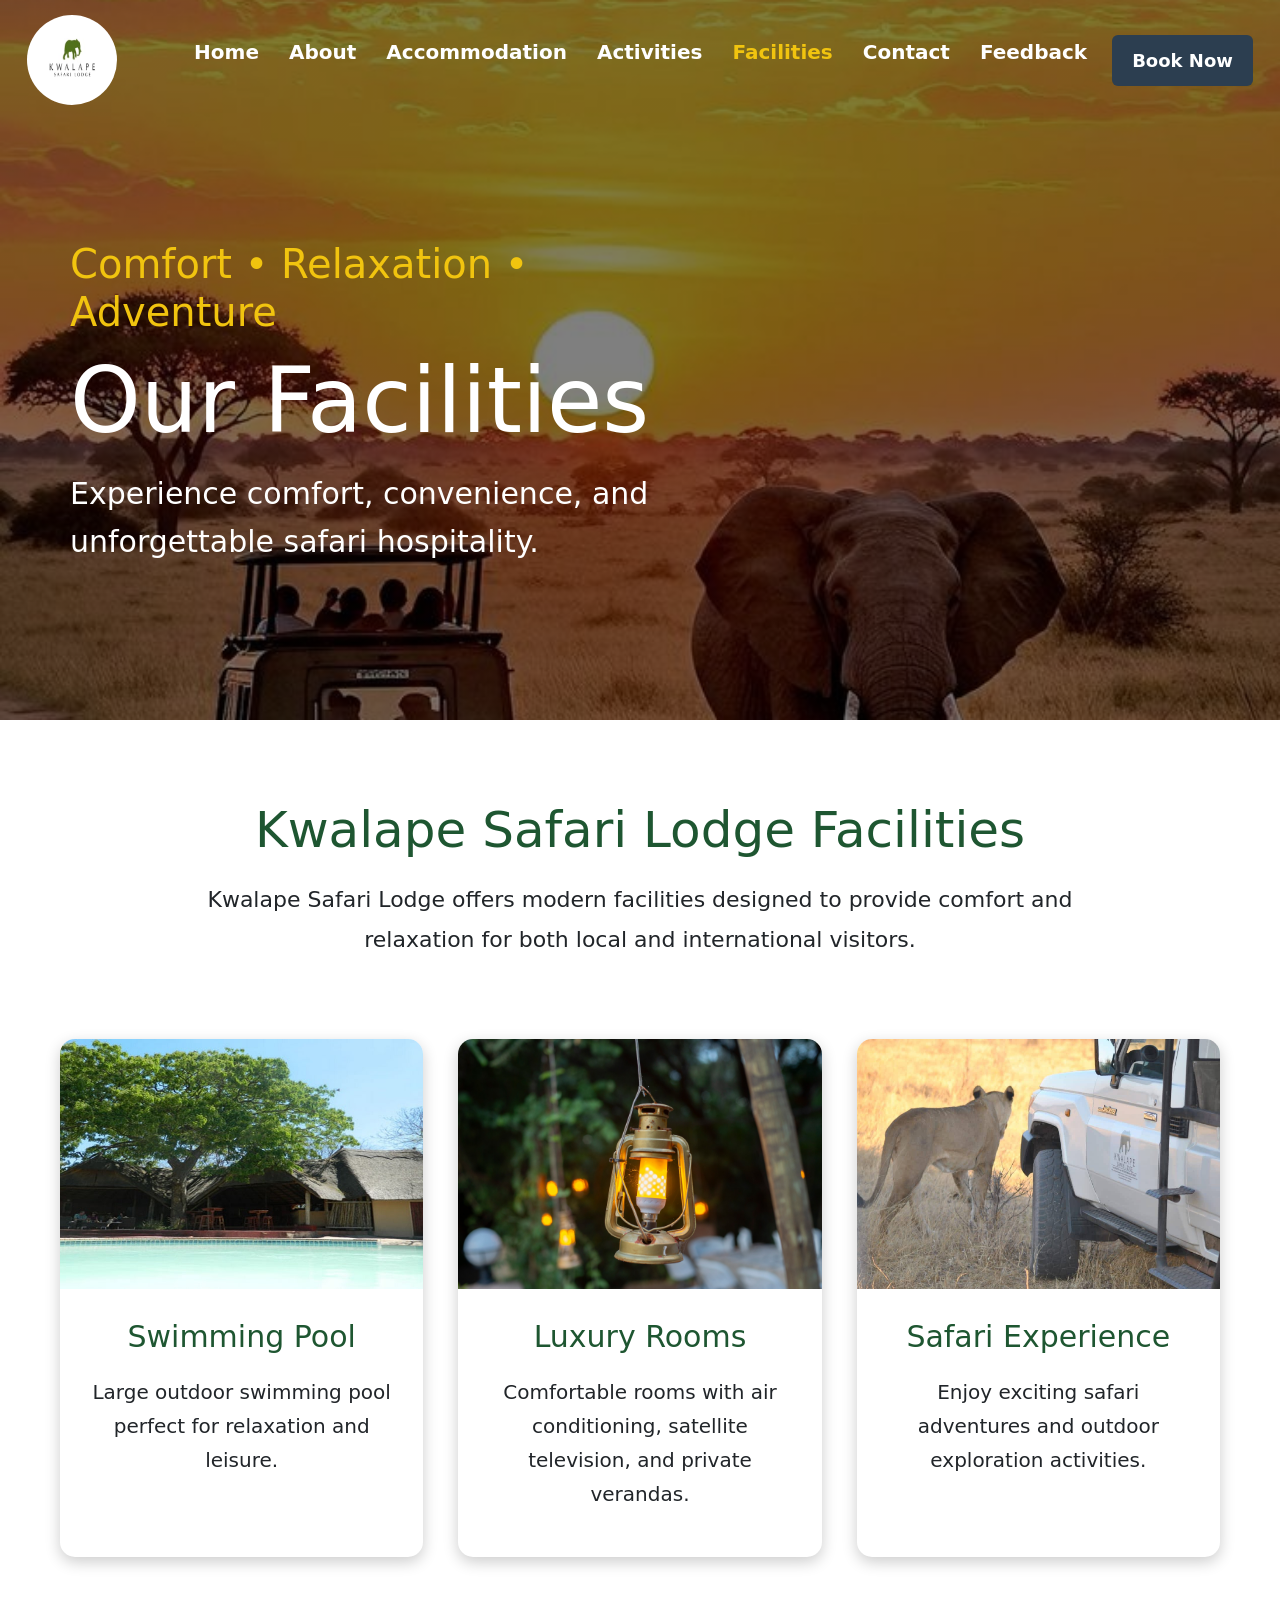
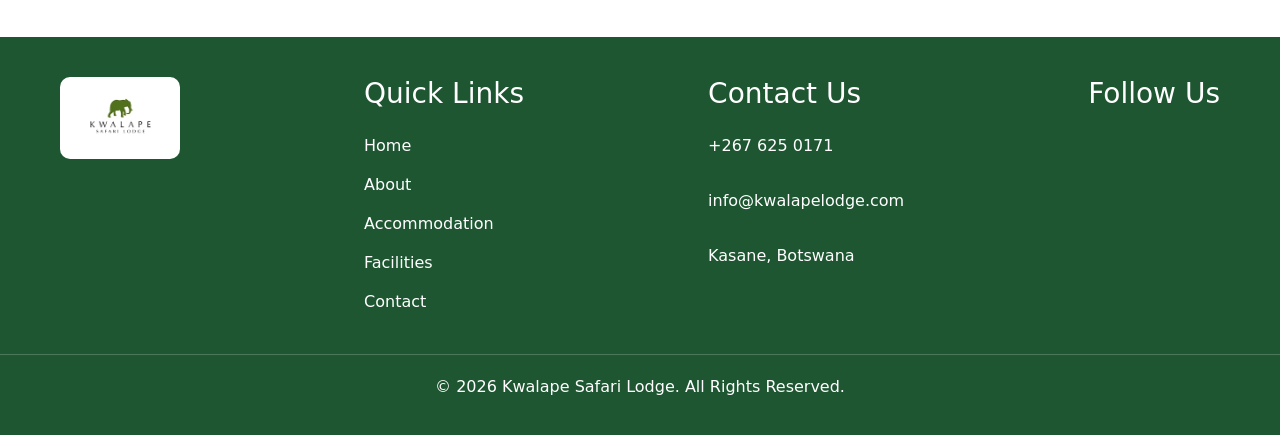
<file: facilities.html>
<!DOCTYPE html>
<html lang="en">
<head>
    <meta charset="UTF-8">
    <meta name="viewport" content="width=device-width, initial-scale=1.0">
    <title>Kwalape Safari Lodge - Facilities</title>
    <link rel="stylesheet" href="style.css">
    <link href="https://cdn.jsdelivr.net/npm/bootstrap@5.3.3/dist/css/bootstrap.min.css"rel="stylesheet">

</head>
<body>

  
    <header class="facilities-hero">
        <nav>
            <div class="logo">
                <a href="index.html">
                    <img src="Logo.jpeg" alt="Kwalape Safari Lodge Logo">
                </a>
            </div>

            <ul>
                <li><a href="index.html">Home</a></li>
                <li><a href="about.html">About</a></li>
                <li><a href="accomodation.html">Accommodation</a></li>
                <li><a href="activities.html">Activities</a></li>
                <li><a href="facilities.html" class="active">Facilities</a></li>
                <li><a href="contact.html">Contact</a></li>
                <li><a href="feedback.html">Feedback</a></li>
            </ul>

            <button class="book-btn" onclick="document.getElementById('bookingModal').style.display='block'">
                Book Now
            </button>
        </nav>

        <div class="hero-text">
            <h2>Comfort • Relaxation • Adventure</h2>
            <h1>Our Facilities</h1>
            <p>Experience comfort, convenience, and unforgettable safari hospitality.</p>
        </div>
    </header>

   
    <section class="facilities-intro">
        <h2>Kwalape Safari Lodge Facilities</h2>
        <p>Kwalape Safari Lodge offers modern facilities designed to provide comfort and relaxation for both local and international visitors.</p>
    </section>

  
    <section class="facilities-section">

        <div class="facility-card">
            <img src="Pool.jpeg" alt="Swimming Pool">
            <div class="facility-content">
                <i class="fas fa-water-ladder"></i>
                <h3>Swimming Pool</h3>
                <p>Large outdoor swimming pool perfect for relaxation and leisure.</p>
            </div>
        </div>

        <div class="facility-card">
            <img src="lamp.jpg" alt="Luxury Rooms">
            <div class="facility-content">
                <i class="fas fa-bed"></i>
                <h3>Luxury Rooms</h3>
                <p>Comfortable rooms with air conditioning, satellite television, and private verandas.</p>
            </div>
        </div>

        <div class="facility-card">
            <img src="car.jpg" alt="Safari Experience">
            <div class="facility-content">
                <i class="fas fa-car"></i>
                <h3>Safari Experience</h3>
                <p>Enjoy exciting safari adventures and outdoor exploration activities.</p>
            </div>
        </div>

    </section>

    
    <div id="bookingModal" class="modal">
        <div class="modal-content">
            <span class="close" onclick="document.getElementById('bookingModal').style.display='none'">&times;</span>
            <h2>Room Booking Form</h2>
            <form>
                <label>Full Name</label>
                <input type="text" placeholder="Enter your name" required>

                <label>Email Address</label>
                <input type="email" placeholder="Enter your email" required>

                <label>Check-In Date</label>
                <input type="date" required>

                <label>Check-Out Date</label>
                <input type="date" required>

                <label>Room Type</label>
                <select required>
                    <option value="">-- Select Room Type --</option>
                    <option value="standard">Standard Room</option>
                    <option value="deluxe">Deluxe Room</option>
                    <option value="family">Family Room</option>
                </select>

                <button type="submit" class="book-btn">Confirm Booking</button>
            </form>
        </div>
    </div>

    
    <footer>
        <div class="footer-container">
            <div class="footer-logo">
                <a href="index.html">
                    <img src="Logo.jpeg" alt="Kwalape Safari Lodge Logo">
                </a>
            </div>

            <div class="footer-links">
                <h3>Quick Links</h3>
                <a href="index.html">Home</a>
                <a href="about.html">About</a>
                <a href="accomodation.html">Accommodation</a>
                <a href="facilities.html">Facilities</a>
                <a href="contact.html">Contact</a>
            </div>

            <div class="footer-contact">
                <h3>Contact Us</h3>
                <p>+267 625 0171</p>
                <p>info@kwalapelodge.com</p>
                <p>Kasane, Botswana</p>
            </div>

            <div class="footer-social">
                <h3>Follow Us</h3>
                
                <a href="https://www.facebook.com/kwalapesafarilodge" target="_blank">
    <i class="fab fa-facebook-f"></i>
  </a>
  <a href="https://www.instagram.com/kwalapesafarilodge" target="_blank">
    <i class="fab fa-instagram"></i>
  </a>
  <a href="https://twitter.com/kwalapelodge" target="_blank">
    <i class="fab fa-twitter"></i>
  </a>
            </div>
        </div>

        <div class="footer-bottom">
            <p>© 2026 Kwalape Safari Lodge. All Rights Reserved.</p>
        </div>
    </footer>

</body>
</html>
</file>
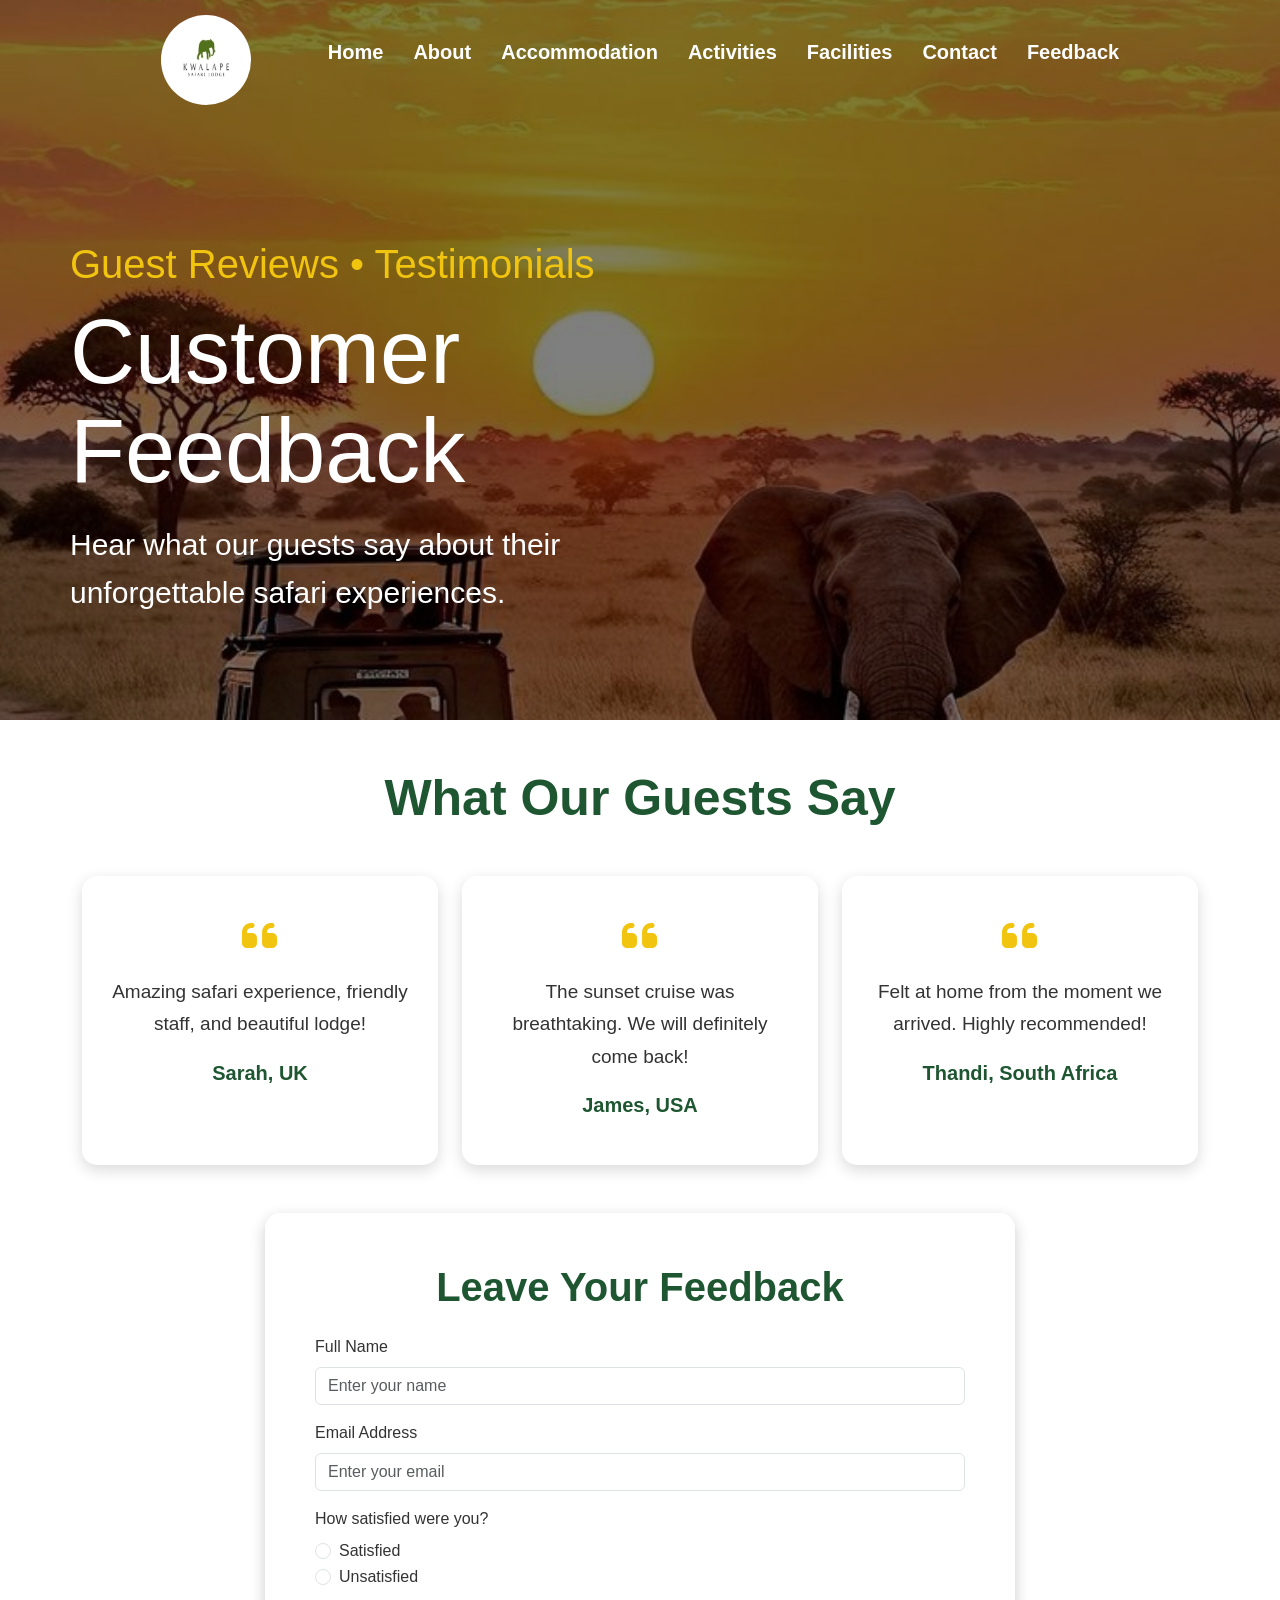
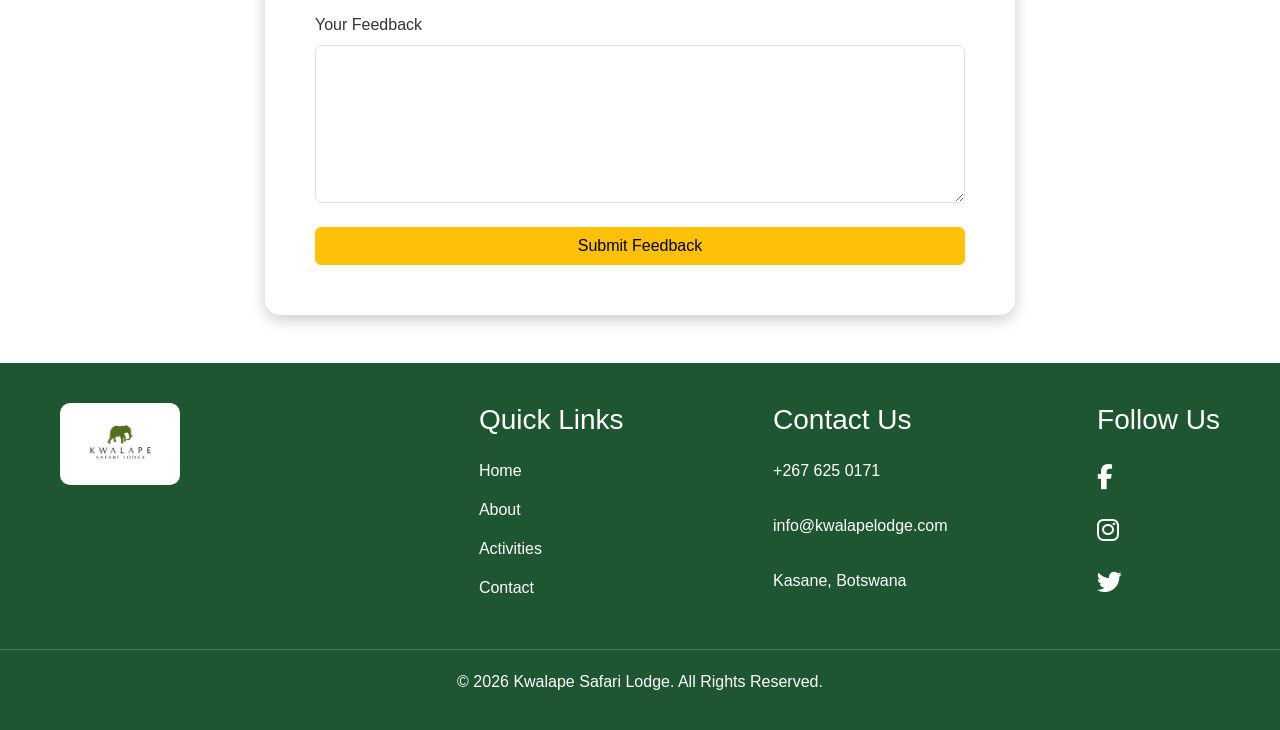
<file: feedback.html>
<!DOCTYPE html>
<html lang="en">

<head>

    <meta charset="UTF-8">
    <meta name="viewport"
    content="width=device-width, initial-scale=1.0">
    <title>Kwalape Safari Lodge - Feedback</title>
    <link href="https://cdn.jsdelivr.net/npm/bootstrap@5.3.3/dist/css/bootstrap.min.css"rel="stylesheet">
    <link rel="stylesheet"href="https://cdnjs.cloudflare.com/ajax/libs/font-awesome/6.5.0/css/all.min.css">
    <link rel="stylesheet" href="style.css">

</head>

<body>

<header class="feedback-hero">

    <nav>

        <div class="logo">

            <a href="index.html">

                <img src="Logo.jpeg"alt="Kwalape Safari Lodge Logo">

            </a>

        </div>

        <ul>

            <li><a href="index.html">Home</a></li>

            <li><a href="about.html">About</a></li>

            <li><a href="accomodation.html">Accommodation</a></li>

            <li><a href="activities.html">Activities</a></li>

            <li><a href="facilities.html">Facilities</a></li>

            <li><a href="contact.html">Contact</a></li>

            <li><a href="feedback.html">Feedback</a></li>

        </ul>

    </nav>

    <div class="hero-text">

        <h2>Guest Reviews • Testimonials</h2>

        <h1>Customer Feedback</h1>

        <p>
            Hear what our guests say about
            their unforgettable safari experiences.
        </p>

    </div>

</header>


<section class="container py-5">

    <h2 class="text-center mb-5 feedback-title">

        What Our Guests Say

    </h2>

    <div class="row g-4">

        <div class="col-md-4">

            <div class="testimonial-card h-100">

                <i class="fas fa-quote-left"></i>

                <p>
                    Amazing safari experience,
                    friendly staff, and beautiful lodge!
                </p>

                <h5>Sarah, UK</h5>

            </div>

        </div>

        

        <div class="col-md-4">

            <div class="testimonial-card h-100">

                <i class="fas fa-quote-left"></i>

                <p>
                    The sunset cruise was breathtaking.
                    We will definitely come back!
                </p>

                <h5>James, USA</h5>

            </div>

        </div>

        <!-- CARD 3 -->

        <div class="col-md-4">

            <div class="testimonial-card h-100">

                <i class="fas fa-quote-left"></i>

                <p>
                    Felt at home from the moment
                    we arrived. Highly recommended!
                </p>

                <h5>Thandi, South Africa</h5>

            </div>

        </div>

    </div>

</section>


<section class="container pb-5">

    <div class="feedback-form">

        <h2 class="text-center mb-4">

            Leave Your Feedback

        </h2>

        <form>

            <div class="mb-3">

                <label class="form-label">

                    Full Name

                </label>

                <input type="text"
                class="form-control"
                placeholder="Enter your name"
                required>

            </div>

            <div class="mb-3">

                <label class="form-label">

                    Email Address

                </label>

                <input type="email"
                class="form-control"
                placeholder="Enter your email"
                required>

            </div>

            <div class="mb-4">

                <label class="form-label">

                    How satisfied were you?

                </label>

                <div class="form-check">

                    <input class="form-check-input"
                    type="radio"
                    name="satisfaction"
                    id="satisfied">

                    <label class="form-check-label"
                    for="satisfied">

                    Satisfied

                    </label>

                </div>

                <div class="form-check">

                    <input class="form-check-input"
                    type="radio"
                    name="satisfaction"
                    id="unsatisfied">

                    <label class="form-check-label"
                    for="unsatisfied">

                    Unsatisfied

                    </label>

                </div>

            </div>

            <div class="mb-4">

                <label class="form-label">

                    Your Feedback

                </label>

                <textarea
                class="form-control"
                rows="6"
                placeholder="Write your feedback here...">

                </textarea>

            </div>

            <button type="submit"
            class="btn btn-warning w-100">

                Submit Feedback

            </button>

        </form>

    </div>

</section>


<footer>

    <div class="footer-container">

        <div class="footer-logo">
            <a href="index.html">
            <img src="Logo.jpeg" alt="Logo">

        </div>

        <div class="footer-links">

            <h3>Quick Links</h3>

            <a href="index.html">Home</a>
            <a href="about.html">About</a>
            <a href="activities.html">Activities</a>
            <a href="contact.html">Contact</a>

        </div>

        <div class="footer-contact">

            <h3>Contact Us</h3>

            <p>+267 625 0171</p>

            <p>info@kwalapelodge.com</p>

            <p>Kasane, Botswana</p>

        </div>

        <div class="footer-social">

            <h3>Follow Us</h3>

            <a href="https://www.facebook.com/kwalapesafarilodge" target="_blank">
    <i class="fab fa-facebook-f"></i>
  </a>
  <a href="https://www.instagram.com/kwalapesafarilodge" target="_blank">
    <i class="fab fa-instagram"></i>
  </a>
  <a href="https://twitter.com/kwalapelodge" target="_blank">
    <i class="fab fa-twitter"></i>
  </a>


        </div>

    </div>

    <div class="footer-bottom">

        <p>
            © 2026 Kwalape Safari Lodge.
            All Rights Reserved.
        </p>

    </div>

</footer>

<script src="https://cdn.jsdelivr.net/npm/bootstrap@5.3.3/dist/js/bootstrap.bundle.min.js"> </script>

</body>
</html>
</file>
<file: style.css>
*{
    margin:0;
    padding:0;
    box-sizing:border-box;
}

body{
    font-family:Arial, sans-serif;
    background:white;
    color:#333;
}



/*  HEADER  */

.hero{
    height:80vh;

    background:
    linear-gradient(rgba(0,0,0,0.5),
    rgba(0,0,0,0.5)),
    url('sunset.jpg');

    background-size:cover;
    background-position:center;

    color:white;
}

.header-container{
  display:flex; 
  justify-content:space-between; 
  align-items:center; 
  padding:20px 50px; }

/* NAVIGATION  */

nav{
    display:flex;
    justify-content:space-between;
    align-items:center;

    padding:20px 50px;
}

.logo img{
    width:120px;
    height:120px;
    border-radius:10px;
}

nav ul{
    display:flex;
    list-style:none;
    gap:30px;
}

nav ul li a{
    text-decoration:none;
    color:white;
    font-size:20px;
    font-weight:bold;
}

nav ul li a:hover{
    color:#f1c40f;
}

.book-btn{
    background:#f1c40f;
    color:black;

    padding:12px 25px;

    border:none;
    border-radius:5px;

    font-size:18px;
    font-weight:bold;

    cursor:pointer;
}

.book-btn:hover{
    background:#d4ac0d;
}

/*  HERO TEXT  */

.hero-text{
    margin-left:70px;
    margin-top:120px;

    max-width:600px;
}

.hero-text h2{
    color:#f1c40f;
    font-size:40px;
    margin-bottom:10px;
}

.hero-text h1{
    font-size:90px;
    line-height:1.1;
    margin-bottom:20px;
}

.hero-text p{
    font-size:30px;
    line-height:1.5;
}

/* ABOUT SECTION  */

.about-section{
    display:flex;
    justify-content:space-between;
    align-items:center;

    gap:40px;

    padding:60px;

    background:#f8f8f8;
}

.about-text{
    flex:1;
}

.about-text h2{
    margin-bottom:20px;
    color:#1e5631;
    font-size:40px;
}

.about-text p{
    font-size:22px;
    line-height:1.8;
    margin-bottom:20px;
}

.map{
    flex:1;
}

.map iframe{
    border-radius:10px;
}

/* GALLERY  */

.gallery-section{
    padding:60px;
}

.gallery-section h2{
    text-align:center;
    margin-bottom:40px;
    font-size:45px;
    color:#1e5631;
}

.gallery{
    display:grid;

    grid-template-columns:
    repeat(auto-fit, minmax(250px, 1fr));

    gap:20px;
}

.gallery img{
    width:100%;
    height:250px;

    object-fit:cover;

    border-radius:10px;

    transition:0.4s;
}

.gallery img:hover{
    transform:scale(1.05);
}

/* CARDS  */

.cards-section{
    display:flex;
    gap:30px;

    padding:60px;

    background:#f5f5f5;
}

.card{
    flex:1;

    background:white;

    padding:20px;

    border-radius:10px;

    text-align:center;

    box-shadow:0 5px 15px rgba(0,0,0,0.2);

    transition:0.4s;
}

.card:hover{
    transform:translateY(-10px);
}

.card img{
    width:100%;
    height:220px;

    object-fit:cover;

    border-radius:10px;

    margin-bottom:20px;
}

.card h3{
    font-size:30px;
    margin-bottom:15px;
}

.card p{
    font-size:20px;
    line-height:1.6;
    margin-bottom:20px;
}

.card button{
    background:#f1c40f;

    border:none;

    padding:12px 25px;

    border-radius:5px;

    font-size:18px;
    font-weight:bold;

    cursor:pointer;
}

.card button:hover{
    background:#d4ac0d;
}

/* FOOTER  */

footer{
    background:#1e5631;
    color:white;

    padding-top:40px;
}

.footer-container{
    display:flex;
    justify-content:space-between;

    flex-wrap:wrap;

    padding:0 60px 40px;
}

.footer-logo img{
    width:120px;
    border-radius:10px;
}

.footer-links,
.footer-contact,
.footer-social{
    display:flex;
    flex-direction:column;
    gap:15px;
}

.footer-links a{
    color:white;
    text-decoration:none;
}

.footer-links a:hover{
    color:#f1c40f;
}

.footer-social a{
    color:white;
    font-size:25px;
}

.footer-social a:hover{
    color:#f1c40f;
}

.footer-bottom{
    text-align:center;

    border-top:1px solid rgba(255,255,255,0.2);

    padding:20px;
}

/* RESPONSIVE  */

@media(max-width:900px){

    nav{
        flex-direction:column;
        gap:20px;
    }

    nav ul{
        flex-wrap:wrap;
        justify-content:center;
    }

    .hero-text h1{
        font-size:55px;
    }

    .hero-text p{
        font-size:22px;
    }

    .about-section{
        flex-direction:column;
    }

    .cards-section{
        flex-direction:column;
    }

    .footer-container{
        flex-direction:column;
        gap:30px;
    }
}
/* ABOUT HERO  */

.about-hero{
    height:80vh;

    background:
    linear-gradient(rgba(0,0,0,0.5),
    rgba(0,0,0,0.5)),
    url('sunset.jpg');

    background-size:cover;
    background-position:center;

    color:white;
}

/* HERO TEXT  */

.hero-text{
    margin-left:70px;
    margin-top:120px;

    max-width:650px;
}

.hero-text h2{
    color:#f1c40f;

    font-size:40px;

    margin-bottom:15px;
}

.hero-text h1{
    font-size:90px;

    line-height:1.1;

    margin-bottom:20px;
}

.hero-text p{
    font-size:30px;

    line-height:1.6;
}

/*  ACTIVE PAGE  */

.active{
    color:#f1c40f;
}

/*  RESPONSIVE  */

@media(max-width:900px){

    .hero-text h1{
        font-size:55px;
    }

    .hero-text p{
        font-size:22px;
    }

    nav{
        flex-direction:column;
        gap:20px;
    }

    nav ul{
        flex-wrap:wrap;
        justify-content:center;
    }
}

/*ABOUT MAIN */

.about-main{
    display:flex;
    align-items:center;
    gap:50px;

    padding:60px;
}

.about-image{
    flex:1;
}

.about-image img{
    width:100%;
    border-radius:10px;
}

.about-content{
    flex:1;
}

.about-content h2{
    font-size:45px;
    margin-bottom:20px;
    color:#1e5631;
}

.about-content p{
    font-size:22px;
    line-height:1.8;
    margin-bottom:20px;
}

/* VISION MISSION*/

.vision-mission{
    display:flex;
    gap:30px;

    padding:60px;

    background:#f5f5f5;
}

.box{
    flex:1;

    background:white;

    padding:40px;

    border-radius:10px;

    text-align:center;

    box-shadow:0 5px 15px rgba(0,0,0,0.2);
}

.box h2{
    margin-bottom:20px;
    color:#1e5631;
}

.box p{
    font-size:20px;
    line-height:1.7;
}

/*  WHY US  */

.why-us{
    padding:60px;
    text-align:center;
}

.why-us h2{
    font-size:50px;
    color:#1e5631;
    margin-bottom:50px;
}

.reasons{
    display:flex;
    gap:30px;
}

.reason-card{
    flex:1;

    background:#f8f8f8;

    padding:40px 20px;

    border-radius:10px;

    transition:0.4s;
}

.reason-card:hover{
    transform:translateY(-10px);
}

.reason-card i{
    font-size:50px;
    color:#f1c40f;
    margin-bottom:20px;
}

.reason-card h3{
    font-size:30px;
    margin-bottom:15px;
}

.reason-card p{
    font-size:20px;
    line-height:1.6;
}

/* RESPONSIVE */

@media(max-width:900px){

    .about-main{
        flex-direction:column;
    }

    .vision-mission{
        flex-direction:column;
    }

    .reasons{
        flex-direction:column;
    }

    .about-hero-text h1{
        font-size:50px;
    }

    .about-hero-text p{
        font-size:22px;
    }
}


/* HEADER */

header{
  background: linear-gradient(rgba(0,0,0,0.5),
           rgba(0,0,0,0.5)),
           url('sunset.jpg');

  background-size: cover;
  background-position: center;

  color: white;
  padding-bottom: 20px;
}

.header-container{
  display: flex;
  align-items: center;
  padding: 20px 50px;
}

.logo img{
  width: 90px;
  height: 90px;
  border-radius: 50%;
  margin-right: 20px;
}

.header-text h1{
  font-size: 38px;
}

.header-text p{
  font-size: 18px;
}

/* NAVIGATION  */

nav{
  display: flex;
  justify-content: center;
  gap: 25px;
  padding: 15px;
}

nav a{
  color: white;
  text-decoration: none;
  font-weight: bold;
  transition: 0.3s;
}

nav a:hover{
  color: #f1c40f;
}

.active{
  color: #f1c40f;
}


/*ACCOMMODATION  */

.accommodation-section{
  padding: 60px 40px;
}

.accommodation-section h2{
  text-align: center;
  margin-bottom: 50px;
  font-size: 40px;
  color: #2c3e50;
}

.room-container{
  display: flex;
  gap: 30px;
  justify-content: center;
  flex-wrap: wrap;
}

.room-card{
  background-color: white;
  width: 330px;

  border-radius: 12px;
  overflow: hidden;

  box-shadow: 0 8px 18px rgba(0,0,0,0.2);

  transition: 0.4s;
}

.room-card:hover{
  transform: translateY(-10px);
}

.room-card img{
  width: 100%;
  height: 230px;
  object-fit: cover;
}

.room-info{
  padding: 20px;
}

.room-info h3{
  margin-bottom: 15px;
  color: #2c3e50;
}

.room-info p{
  margin-bottom: 15px;
}

.room-info ul{
  margin-left: 20px;
  margin-bottom: 20px;
}

.book-btn{
  background-color: #2c3e50;
  color: white;

  border: none;
  padding: 12px 20px;

  border-radius: 6px;
  cursor: pointer;

  transition: 0.3s;
}

.book-btn:hover{
  background-color: #f1c40f;
  color: #2c3e50;
}

/*FOOTER*/

footer{
    background:#1e5631;
    color:white;

    padding-top:40px;
}

.footer-container{
    display:flex;
    justify-content:space-between;

    flex-wrap:wrap;

    padding:0 60px 40px;
}

.footer-logo img{
    width:120px;
    border-radius:10px;
}

.footer-links,
.footer-contact,
.footer-social{
    display:flex;
    flex-direction:column;
    gap:15px;
}

.footer-links a{
    color:white;
    text-decoration:none;
}

.footer-links a:hover{
    color:#f1c40f;
}

.footer-social a{
    color:white;
    font-size:25px;
}

.footer-social a:hover{
    color:#f1c40f;
}

.footer-bottom{
    text-align:center;

    border-top:1px solid rgba(255,255,255,0.2);

    padding:20px;
}
/* RESPONSIVE*/

@media(max-width: 768px){

  .header-container{
    flex-direction: column;
    text-align: center;
  }

  nav{
    flex-direction: column;
    align-items: center;
  }

  .hero-overlay h2{
    font-size: 35px;
  }

  .room-container{
    flex-direction: column;
    align-items: center;
  }

  .footer-container{
    flex-direction: column;
    gap: 20px;
  }

}

/*CONTACT HERO */

.contact-hero{
    height:80vh;

    background:
    linear-gradient(rgba(0,0,0,0.5),
    rgba(0,0,0,0.5)),
    url('sunset.jpg');

    background-size:cover;
    background-position:center;

    color:white;
}


/* CONTACT SECTION */

.contact-section{
    padding:80px 60px;
    background:#f8f8f8;
}

.contact-container{
    display:flex;
    gap:50px;
}

.contact-info,
.contact-form{
    flex:1;
}

.contact-info h2,
.contact-form h2{
    font-size:45px;
    margin-bottom:30px;
    color:#1e5631;
}

.contact-info p{
    font-size:20px;
    line-height:1.8;
    margin-bottom:30px;
}

.info-box{
    display:flex;
    gap:20px;
    margin-bottom:30px;
}

.info-box i{
    font-size:30px;
    color:#f1c40f;
}

.info-box h3{
    margin-bottom:10px;
}

/*  FORM */

.contact-form form{
    background:white;

    padding:40px;

    border-radius:10px;

    box-shadow:0 5px 15px rgba(0,0,0,0.2);
}

.contact-form input,
.contact-form textarea,
.contact-form select{
    width:100%;

    padding:15px;

    margin-bottom:20px;

    border:1px solid #ccc;

    border-radius:5px;

    font-size:16px;
}

.contact-form textarea{
    height:150px;
    resize:none;
}

.contact-form button{
    background:#1e5631;
    color:white;

    border:none;

    padding:15px 30px;

    border-radius:5px;

    cursor:pointer;

    transition:0.3s;
}

.contact-form button:hover{
    background:#f1c40f;
    color:black;
}

/* MAP*/

.map-section{
    padding:80px 60px;
}

.map-section h2{
    text-align:center;
    margin-bottom:40px;

    font-size:50px;
    color:#1e5631;
}

.map iframe{
    border-radius:10px;
}

/* MODAL */

.modal{
    display:none;

    position:fixed;

    z-index:1000;

    left:0;
    top:0;

    width:100%;
    height:100%;

    background:rgba(0,0,0,0.7);
}

.modal-content{
    background:white;

    width:50%;

    margin:5% auto;

    padding:40px;

    border-radius:10px;

    position:relative;
}

.close{
    position:absolute;

    right:20px;
    top:15px;

    font-size:35px;

    cursor:pointer;
}

/*  FACLITIES HERO  */

.facilities-hero{
    height:80vh;

    background:
    linear-gradient(rgba(0,0,0,0.5),
    rgba(0,0,0,0.5)),
    url('sunset.jpg');

    background-size:cover;
    background-position:center;

    color:white;
}


/* FACILITIES*/
.facilities-intro{
    text-align:center;
    padding:80px 60px 40px;
}

.facilities-intro h2{
    font-size:50px;
    color:#1e5631;
    margin-bottom:20px;
}

.facilities-intro p{
    font-size:22px;
    line-height:1.8;
    max-width:900px;
    margin:auto;
}

/*FACILITIES SECTION*/

.facilities-section{
    display:grid;

    grid-template-columns:
    repeat(auto-fit, minmax(320px, 1fr));

    gap:35px;

    padding:40px 60px 80px;
}

.facility-card{
    background:white;

    border-radius:15px;

    overflow:hidden;

    box-shadow:0 5px 15px rgba(0,0,0,0.2);

    transition:0.4s;
}

.facility-card:hover{
    transform:translateY(-10px);
}

.facility-card img{
    width:100%;
    height:250px;

    object-fit:cover;
}

.facility-content{
    padding:30px;
    text-align:center;
}

.facility-content i{
    font-size:45px;
    color:#f1c40f;
    margin-bottom:20px;
}

.facility-content h3{
    font-size:30px;
    margin-bottom:20px;
    color:#1e5631;
}

.facility-content p{
    font-size:20px;
    line-height:1.7;
}
.facility-hero{
    height: 70vh;
}

/* SERVICES*/

.services-section{
    padding:80px 60px;
    background:#f8f8f8;
    text-align:center;
}

.services-section h2{
    font-size:50px;
    margin-bottom:50px;
    color:#1e5631;
}

.services-container{
    display:grid;

    grid-template-columns:
    repeat(auto-fit, minmax(250px, 1fr));

    gap:30px;
}

.service-box{
    background:white;

    padding:40px 20px;

    border-radius:10px;

    box-shadow:0 5px 15px rgba(0,0,0,0.1);

    transition:0.4s;
}

.service-box:hover{
    transform:translateY(-10px);
}

.service-box i{
    font-size:45px;
    color:#f1c40f;
    margin-bottom:20px;
}

.service-box h3{
    font-size:24px;
}

/* RESPONSIVE */

@media(max-width:900px){

    .facilities-intro h2,
    .services-section h2{
        font-size:38px;
    }

    .facilities-intro p{
        font-size:20px;
    }
}

/*ACTIVITIES HERO*/

.activities-hero{
    height:80vh;

    background:
    linear-gradient(rgba(0,0,0,0.5),
    rgba(0,0,0,0.5)),
    url('sunset.jpg');

    background-size:cover;
    background-position:center;

    color:white;
}

/* ACTIVITIES INTRO */

.activities-intro{
    text-align:center;
    padding:80px 60px 40px;
}

.activities-intro h2{
    font-size:50px;
    color:#1e5631;
    margin-bottom:20px;
}

.activities-intro p{
    font-size:22px;
    line-height:1.8;

    max-width:900px;
    margin:auto;
}

/* ACTIVITIES SECTION */

.activities-section{
    display:grid;

    grid-template-columns:
    repeat(auto-fit, minmax(320px, 1fr));

    gap:35px;

    padding:40px 60px 80px;
}

/*  ACTIVITY CARD*/

.activity-card{
    background:white;

    border-radius:15px;

    overflow:hidden;

    box-shadow:0 5px 15px rgba(0,0,0,0.2);

    transition:0.4s;
}

.activity-card:hover{
    transform:translateY(-10px);
}

.activity-card img{
    width:100%;
    height:250px;

    object-fit:cover;
}

.activity-content{
    padding:30px;
    text-align:center;
}

.activity-content i{
    font-size:45px;
    color:#f1c40f;
    margin-bottom:20px;
}

.activity-content h3{
    font-size:30px;
    margin-bottom:20px;
    color:#1e5631;
}

.activity-content p{
    font-size:20px;
    line-height:1.7;
}

/* RESPONSIVE */

@media(max-width:900px){

    .activities-intro h2{
        font-size:40px;
    }

    .activities-intro p{
        font-size:20px;
    }

    .activity-content h3{
        font-size:25px;
    }
}

/* ACCOMMODATION HERO */

.accommodation-hero{
    height:80vh;

    background:
    linear-gradient(rgba(0,0,0,0.5),
    rgba(0,0,0,0.5)),
    url('sunset.jpg');

    background-size:cover;
    background-position:center;

    color:white;
}

/* ACCOMMODATION INTRO */

.accommodation-intro{
    text-align:center;
    padding:80px 60px 40px;
}

.accommodation-intro h2{
    font-size:50px;
    color:#1e5631;
    margin-bottom:20px;
}

.accommodation-intro p{
    font-size:22px;
    line-height:1.8;

    max-width:900px;
    margin:auto;
}

/*  ACCOMMODATION SECTION  */

.accommodation-section{
    display:grid;

    grid-template-columns:
    repeat(auto-fit, minmax(320px, 1fr));

    gap:35px;

    padding:40px 60px 80px;

    background:#f8f8f8;
}

/* ROOM CARD  */

.room-card{
    background:white;

    border-radius:15px;

    overflow:hidden;

    box-shadow:0 5px 15px rgba(0,0,0,0.2);

    transition:0.4s;
}

.room-card:hover{
    transform:translateY(-10px);
}

.room-card img{
    width:100%;
    height:250px;

    object-fit:cover;
}

.room-info{
    padding:30px;
}

.room-info h3{
    font-size:30px;
    margin-bottom:20px;
    color:#1e5631;
}

.room-info p{
    font-size:19px;
    line-height:1.7;
    margin-bottom:20px;
}

.room-info ul{
    margin-left:20px;
    margin-bottom:25px;
}

.room-info ul li{
    margin-bottom:10px;
    font-size:18px;
}

/* RESPONSIVE  */

@media(max-width:900px){

    .accommodation-intro h2{
        font-size:40px;
    }

    .accommodation-intro p{
        font-size:20px;
    }

    .room-info h3{
        font-size:26px;
    }
}

/* FEEDBACK HERO  */

.feedback-hero{
    height:80vh;

    background:
    linear-gradient(rgba(0,0,0,0.5),
    rgba(0,0,0,0.5)),
    url('sunset.jpg');

    background-size:cover;
    background-position:center;

    color:white;
}

/*  FEEDBACK TITLE */

.feedback-title{
    font-size:50px;
    color:#1e5631;
    font-weight:bold;
}

/* TESTIMONIAL CARD */

.testimonial-card{
    background:white;

    padding:40px 30px;

    border-radius:15px;

    text-align:center;

    box-shadow:0 5px 15px rgba(0,0,0,0.15);

    transition:0.4s;
}

.testimonial-card:hover{
    transform:translateY(-10px);
}

.testimonial-card i{
    font-size:40px;
    color:#f1c40f;
    margin-bottom:20px;
}

.testimonial-card p{
    font-size:19px;
    line-height:1.7;
    margin-bottom:20px;
}

.testimonial-card h5{
    color:#1e5631;
    font-weight:bold;
}

/*  FEEDBACK FORM */

.feedback-form{
    max-width:750px;

    margin:auto;

    background:white;

    padding:50px;

    border-radius:15px;

    box-shadow:0 5px 15px rgba(0,0,0,0.2);
}

.feedback-form h2{
    color:#1e5631;
    font-size:40px;
    font-weight:bold;
}

/*  RESPONSIVE */

@media(max-width:900px){

    .feedback-title{
        font-size:38px;
    }

    .feedback-form{
        padding:30px;
    }

    .feedback-form h2{
        font-size:32px;
    }
}

/* BOOKING MODAL */

.modal{
    display:none;

    position:fixed;

    z-index:1000;

    left:0;
    top:0;

    width:100%;
    height:100%;

    background:rgba(0,0,0,0.7);
}

.modal-content{
    background:white;

    width:50%;

    margin:5% auto;

    padding:40px;

    border-radius:15px;

    position:relative;

    animation:popup 0.4s ease;
}

@keyframes popup{

    from{
        transform:scale(0.7);
        opacity:0;
    }

    to{
        transform:scale(1);
        opacity:1;
    }
}

.close{
    position:absolute;

    right:20px;
    top:10px;

    font-size:35px;

    cursor:pointer;

    color:#333;
}

.modal-content h2{
    text-align:center;

    margin-bottom:30px;

    color:#1e5631;
}

.modal-content form{
    display:flex;
    flex-direction:column;
}

.modal-content label{
    margin-bottom:8px;

    font-weight:bold;
}

.modal-content input,
.modal-content select,
.modal-content textarea{
    padding:10px;

    margin-bottom:10px;

    border:1px solid #ccc;

    border-radius:8px;

    font-size:16px;
}

.modal-content textarea{
    resize:none;
}

.modal-content .book-btn{
    background:#1e5631;
    color:white;
}

.modal-content .book-btn:hover{
    background:#f1c40f;
    color:black;
}

/*  RESPONSIVE  */

@media(max-width:900px){

    .modal-content{
        width:90%;
    }
}
</file>
